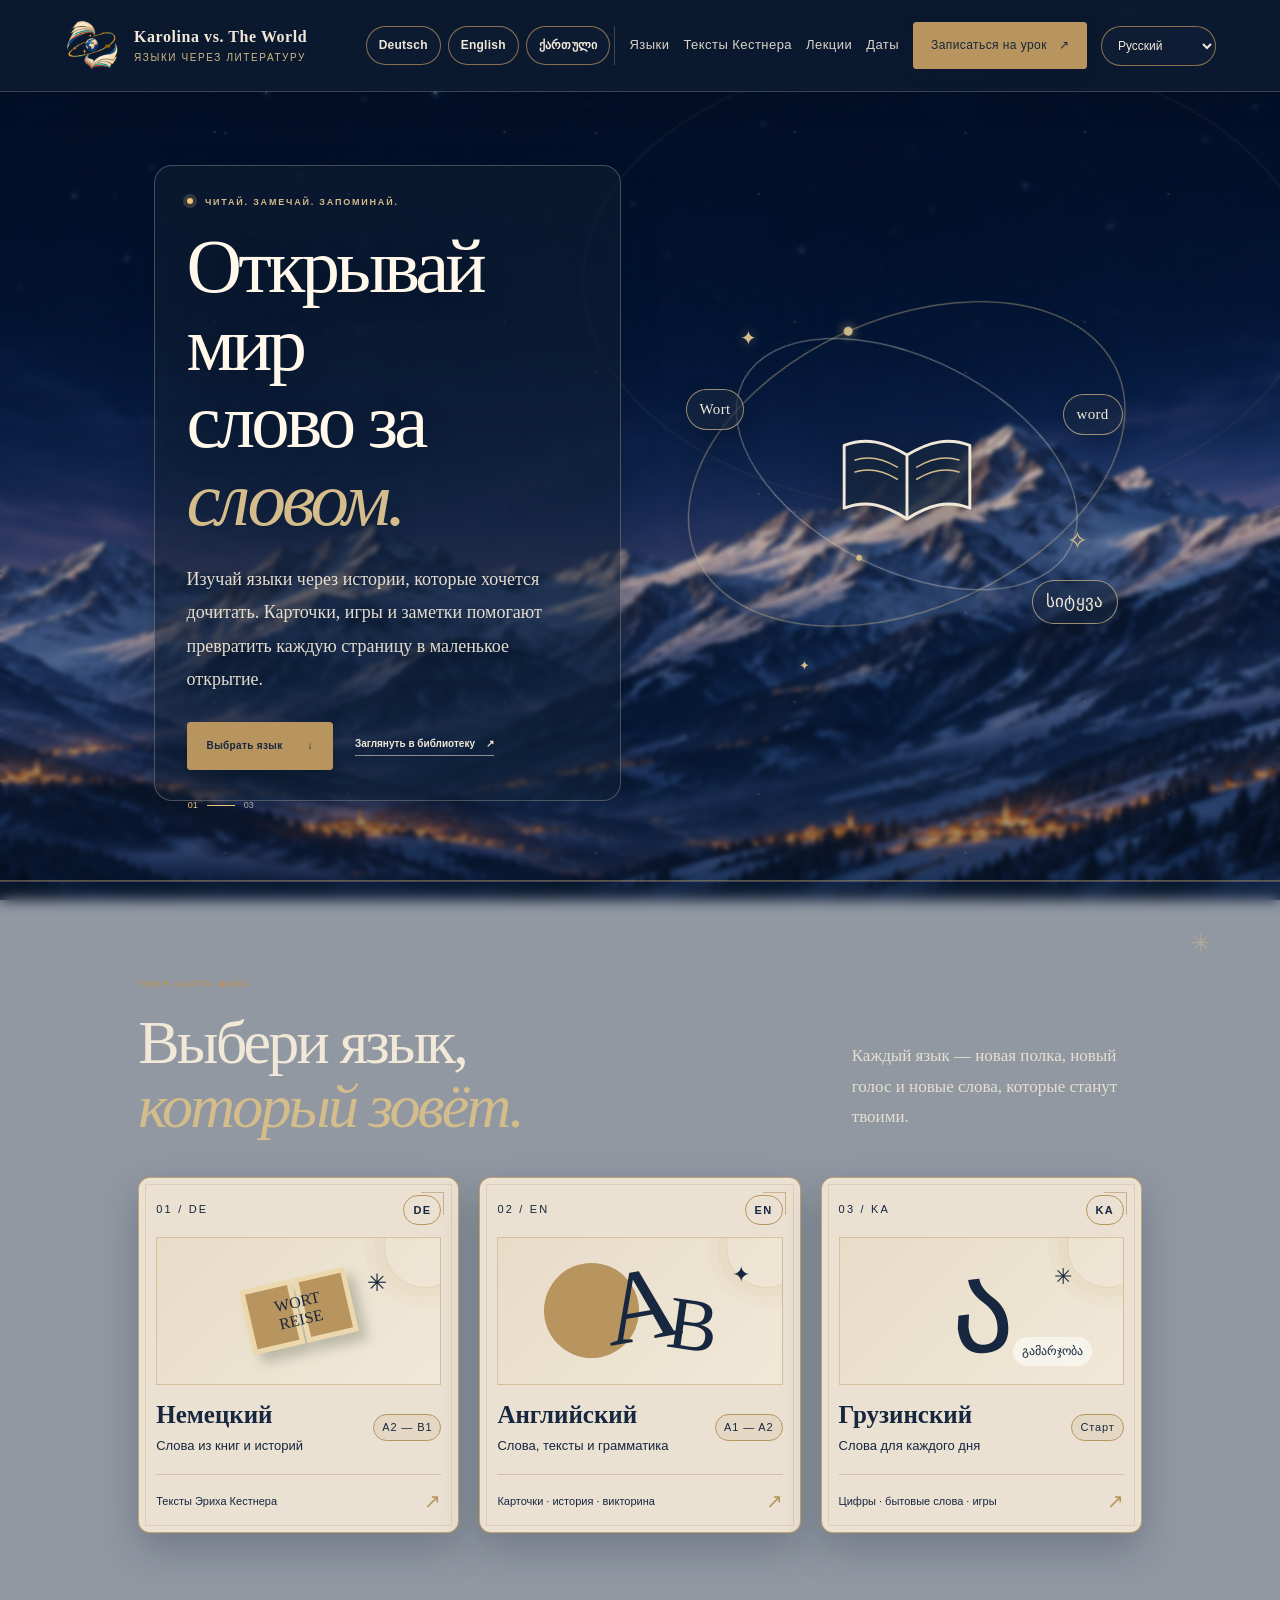
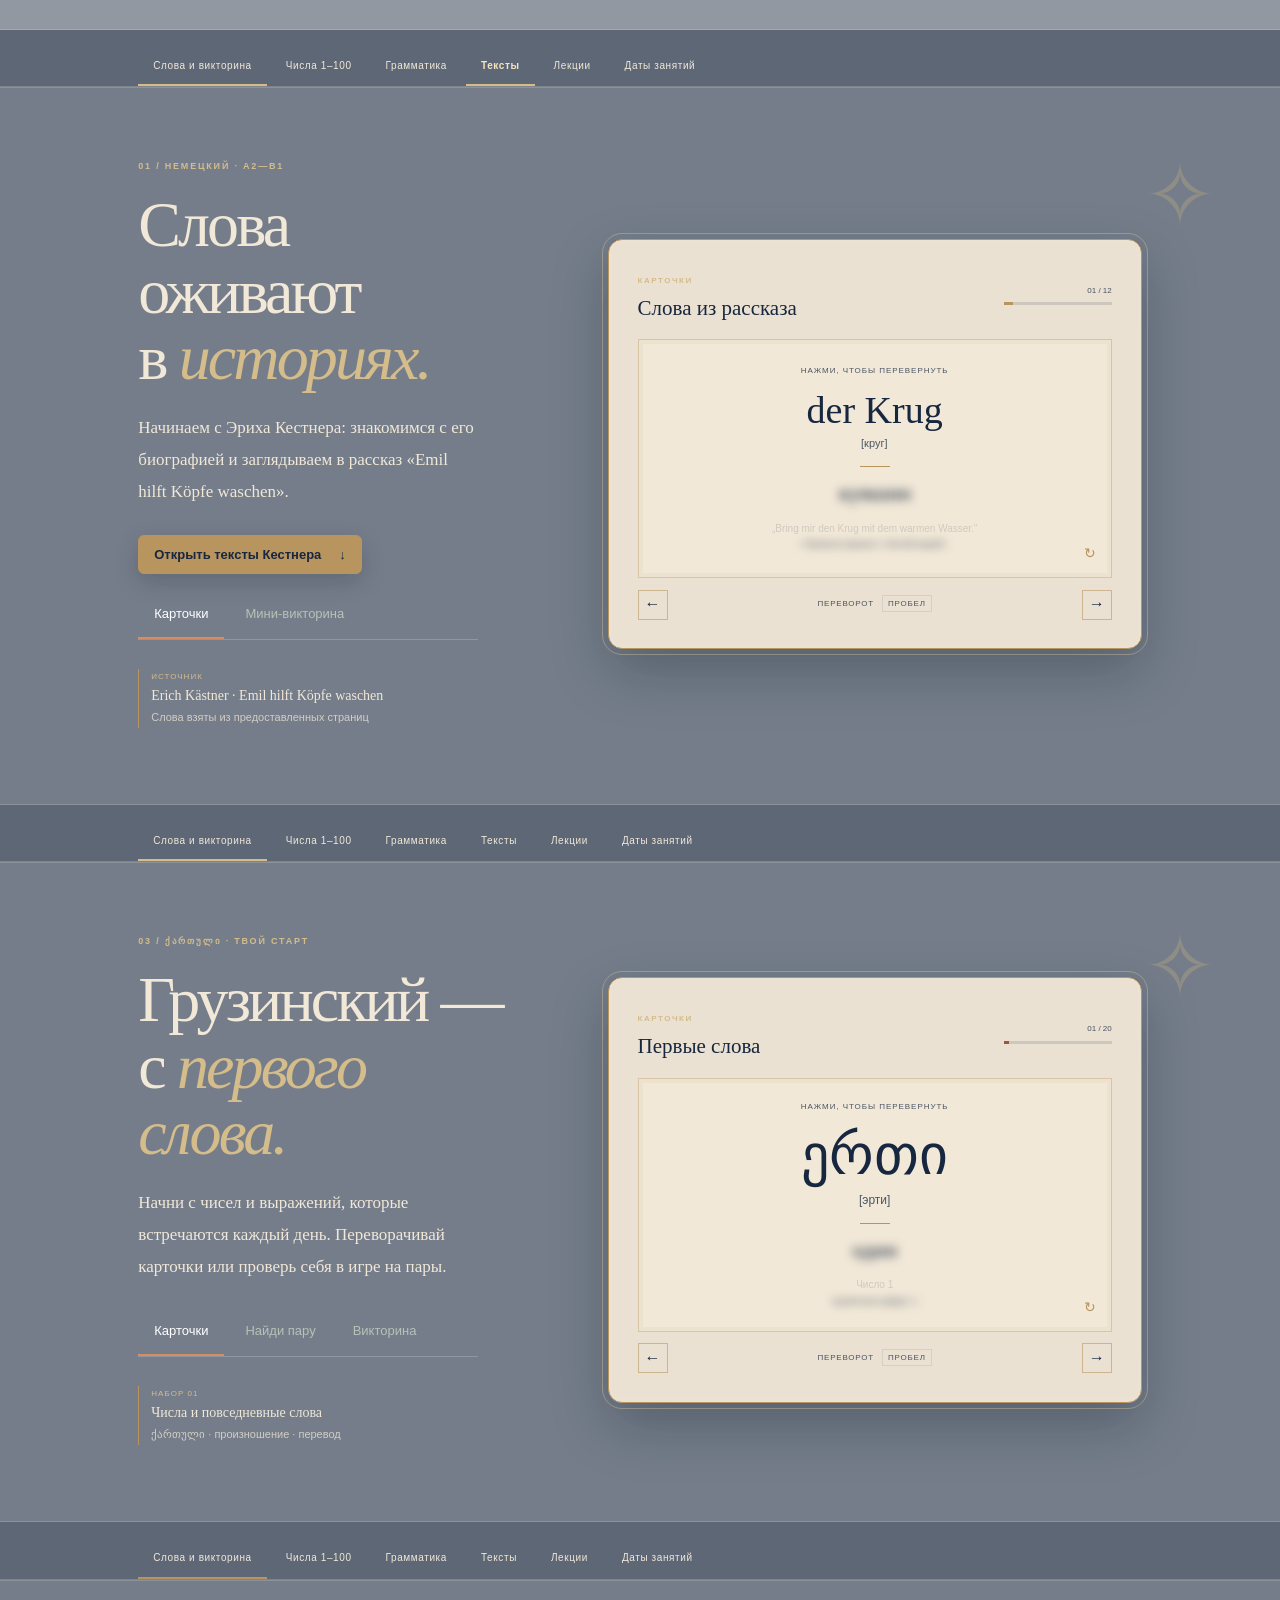
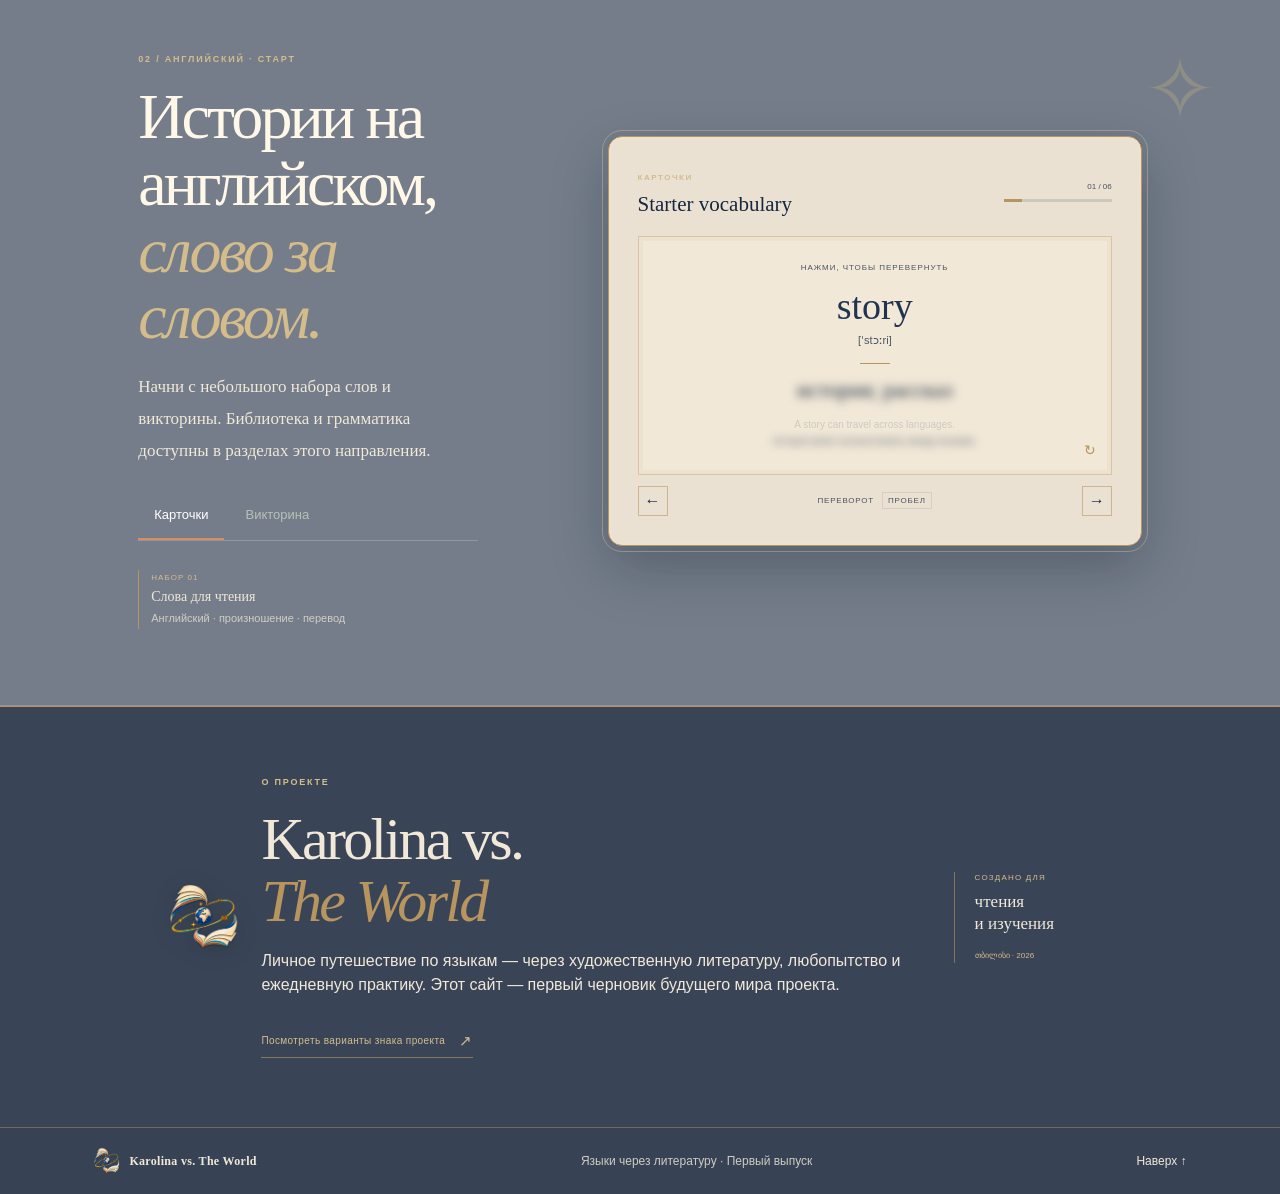
<file: Karolina_vs_The_World_GitHub/index.html>
<!doctype html>
<html lang="ru">
<head>
  <meta charset="utf-8">
  <meta name="viewport" content="width=device-width, initial-scale=1">
  <meta name="theme-color" content="#efe7d8">
  <meta name="description" content="Karolina vs. The World — языки через литературу, карточки и маленькие ежедневные открытия.">
  <title>Karolina vs. The World — языки через литературу</title>
  <link rel="icon" type="image/png" href="assets/logo-selected.png">
  <link rel="stylesheet" href="styles.css">
  <link rel="stylesheet" href="site-ui.css">
  <link rel="stylesheet" href="brand-refresh.css">
  <link rel="stylesheet" href="brand-layers.css">
  <script src="content.js" defer></script>
  <script src="i18n.js" defer></script>
  <script src="translation-content.js" defer></script>
  <script src="reader-text.js" defer></script>
  <script src="reader-quiz.js" defer></script>
  <script src="app.js" defer></script>
</head>
<body>
  <a class="skip-link" href="#main">Перейти к содержанию</a>
  <header class="site-header">
    <a class="brand" href="#home" aria-label="Karolina vs. The World — на главную">
      <img class="brand-emblem" src="assets/logo-selected.png" alt="">
      <span class="brand-copy"><strong>Karolina vs. The World</strong><small>языки через литературу</small></span>
    </a>
    <button class="menu-toggle" aria-expanded="false" aria-controls="site-nav">Меню <span aria-hidden="true">☰</span></button>
    <nav id="site-nav" class="site-nav" aria-label="Главная навигация">
      <div class="nav-language-links" aria-label="Выбрать направление"><a href="#german" lang="de">Deutsch</a><a href="#english" lang="en">English</a><a href="#georgian" lang="ka">ქართული</a></div>
      <a href="#languages">Языки</a><a href="#de-library">Тексты Кестнера</a><a href="#de-lectures">Лекции</a><a href="#de-schedule">Даты</a>
      <button class="nav-cta" type="button" data-booking-open>Записаться на урок <span aria-hidden="true">↗</span></button>
      <label class="language-picker"><span class="visually-hidden">Язык интерфейса</span><select id="site-language" aria-label="Язык интерфейса"><option value="ru">Русский</option><option value="en">English</option><option value="de">Deutsch</option><option value="ka">ქართული</option><option value="he">עברית</option></select></label>
    </nav>
  </header>
  <main id="main">
    <section class="hero" id="home">
      <div class="hero-copy">
        <p class="eyebrow"><span class="eyebrow-dot"></span> Читай. Замечай. Запоминай.</p>
        <h1>Открывай мир<br>слово за <em>словом.</em></h1>
        <p class="hero-text">Изучай языки через истории, которые хочется дочитать. Карточки, игры и заметки помогают превратить каждую страницу в маленькое открытие.</p>
        <div class="hero-actions"><a class="button button-dark" href="#languages">Выбрать язык <span>↓</span></a><a class="text-link" href="#de-library">Заглянуть в библиотеку <span>↗</span></a></div>
        <div class="hero-note"><span class="note-icon">✎</span><span><strong>Твоё путешествие начинается здесь</strong><small>Небольшие уроки. Большие истории.</small></span></div>
      </div>
      <div class="hero-art" role="img" aria-label="Слова на немецком, английском и грузинском языках образуют орбиту вокруг раскрытой книги под звёздами">
        <div class="language-orbit orbit-outer" aria-hidden="true"></div><div class="language-orbit orbit-inner" aria-hidden="true"></div>
        <span class="orbit-star star-one" aria-hidden="true">✦</span><span class="orbit-star star-two" aria-hidden="true">✧</span><span class="orbit-star star-three" aria-hidden="true">✦</span>
        <span class="orbit-word word-de" lang="de">Wort</span><span class="orbit-word word-en" lang="en">word</span><span class="orbit-word word-ka" lang="ka">სიტყვა</span>
        <svg class="orbit-book" viewBox="0 0 120 88" aria-hidden="true"><path d="M8 17c18-7 34-3 52 8v53C42 66 26 62 8 69zM112 17c-18-7-34-3-52 8v53c18-12 34-16 52-9z"/><path d="M17 29c13-4 25 0 35 6M17 39c13-4 25 0 35 6m51-16c-13-4-25 0-35 6m35 4c-13-4-25 0-35 6"/></svg>
      </div>
      <div class="hero-index"><span>01</span><i></i><span>03</span></div>
    </section>
    <section class="section languages-section" id="languages">
      <div class="section-heading"><div><p class="eyebrow">Твоя карта мира</p><h2>Выбери язык,<br><em>который зовёт.</em></h2></div><p>Каждый язык — новая полка, новый голос и новые слова, которые станут твоими.</p></div>
      <div class="language-grid">
        <article class="language-card card-german"><div class="card-top"><span class="language-code">01 / DE</span><span class="language-monogram" lang="de">DE</span></div><div class="language-illustration german-illo"><span class="illo-star">✳</span><div class="illo-book"><i></i><i></i></div><span class="illo-word">WORT<br>REISE</span></div><div class="language-info"><div><h3>Немецкий</h3><p>Слова из книг и историй</p></div><span class="level-pill">A2 — B1</span></div><div class="card-bottom"><span>Тексты Эриха Кестнера</span><a href="#german" aria-label="Открыть немецкий">↗</a></div></article>
        <article class="language-card card-english"><div class="card-top"><span class="language-code">02 / EN</span><span class="language-monogram" lang="en">EN</span></div><div class="language-illustration english-illo"><span class="illo-sun"></span><span class="illo-letter">A</span><span class="illo-letter second">B</span><span class="illo-spark">✦</span></div><div class="language-info"><div><h3>Английский</h3><p>Слова, тексты и грамматика</p></div><span class="level-pill">A1 — A2</span></div><div class="card-bottom"><span>Карточки · история · викторина</span><a href="#english" aria-label="Открыть раздел английского">↗</a></div></article>
        <article class="language-card card-georgian"><div class="card-top"><span class="language-code">03 / KA</span><span class="language-monogram" lang="ka">KA</span></div><div class="language-illustration georgian-illo"><span class="georgian-big">ა</span><span class="georgian-small">გამარჯობა</span><span class="georgian-spark">✳</span></div><div class="language-info"><div><h3>Грузинский</h3><p>Слова для каждого дня</p></div><span class="level-pill">Старт</span></div><div class="card-bottom"><span>Цифры · бытовые слова · игры</span><a href="#georgian" aria-label="Открыть грузинский">↗</a></div></article>
      </div>
    </section>
    <section class="study-section" id="german">
      <div class="study-intro"><p class="eyebrow light-eyebrow">01 / Немецкий · A2—B1</p><h2>Слова оживают<br>в <em>историях.</em></h2><p>Начинаем с Эриха Кестнера: знакомимся с его биографией и заглядываем в рассказ «Emil hilft Köpfe waschen».</p><a class="text-link reader-entry-link" href="#de-library">Открыть тексты Кестнера <span aria-hidden="true">↓</span></a><div class="study-tabs" role="tablist" aria-label="Режим изучения немецкого"><button class="tab-button active" id="tab-cards" role="tab" aria-selected="true" aria-controls="german-panel" data-mode="cards">Карточки</button><button class="tab-button" id="tab-quiz" role="tab" aria-selected="false" aria-controls="german-panel" data-mode="quiz">Мини-викторина</button></div><div class="text-source"><span>ИСТОЧНИК</span><strong>Erich Kästner · Emil hilft Köpfe waschen</strong><small>Слова взяты из предоставленных страниц</small></div></div>
      <div class="study-workspace" id="german-panel" role="tabpanel" aria-labelledby="tab-cards">
        <div class="workspace-top"><div><span class="mini-label" id="german-mode-label">КАРТОЧКИ</span><h3 id="german-session-title">Слова из рассказа</h3></div><div class="progress-wrap"><span id="german-count">01 / 08</span><div class="progress-track"><i id="german-progress"></i></div></div></div>
        <div class="flashcard-wrap" id="german-card-wrap"><button class="flashcard" id="german-card" aria-label="Открыть перевод карточки"><span class="card-hint">НАЖМИ, ЧТОБЫ ПЕРЕВЕРНУТЬ</span><span class="card-word" id="german-word">der Krug</span><span class="card-pronunciation" id="german-pronunciation">[круг]</span><span class="card-divider"></span><span class="card-answer" id="german-answer" aria-live="polite">кувшин</span><span class="card-example" id="german-example">„Bring mir den Krug mit dem warmen Wasser.“</span><span class="card-example-translation" id="german-example-translation">«Принеси кувшин с тёплой водой».</span><span class="card-turn" aria-hidden="true">↻</span></button></div>
        <div class="quiz-area" id="german-quiz" hidden><p class="quiz-question" id="german-question"></p><div class="quiz-options" id="german-options"></div><p class="quiz-feedback" id="german-feedback" aria-live="polite"></p></div>
        <div class="workspace-controls" id="german-card-controls"><button class="icon-button" id="german-prev" aria-label="Предыдущая карточка">←</button><span class="keyboard-hint">ПЕРЕВОРОТ <kbd>ПРОБЕЛ</kbd></span><button class="icon-button" id="german-next" aria-label="Следующая карточка">→</button></div>
        <div class="workspace-controls quiz-controls" id="german-quiz-controls" hidden><span class="quiz-score" id="german-score">Верно: 0</span><button class="button button-dark" id="german-next-question">Следующий вопрос <span>→</span></button></div>
      </div>
    </section>
    <section class="study-section georgian-section" id="georgian">
      <div class="study-intro georgian-intro"><p class="eyebrow light-eyebrow">03 / ქართული · Твой старт</p><h2>Грузинский —<br>с <em>первого слова.</em></h2><p>Начни с чисел и выражений, которые встречаются каждый день. Переворачивай карточки или проверь себя в игре на пары.</p><div class="study-tabs" role="tablist" aria-label="Режим изучения грузинского"><button class="tab-button active" id="tab-ka-cards" role="tab" aria-selected="true" aria-controls="georgian-panel" data-mode="cards">Карточки</button><button class="tab-button" id="tab-match" role="tab" aria-selected="false" aria-controls="georgian-panel" data-mode="match">Найди пару</button><button class="tab-button" id="tab-ka-quiz" role="tab" aria-selected="false" aria-controls="georgian-panel" data-mode="quiz">Викторина</button></div><div class="text-source"><span>НАБОР 01</span><strong>Числа и повседневные слова</strong><small>ქართული · произношение · перевод</small></div></div>
      <div class="study-workspace georgian-workspace" id="georgian-panel" role="tabpanel" aria-labelledby="tab-ka-cards">
        <div class="workspace-top"><div><span class="mini-label" id="ka-mode-label">КАРТОЧКИ</span><h3 id="ka-session-title">Первые слова</h3></div><div class="progress-wrap"><span id="ka-count">01 / 12</span><div class="progress-track"><i id="ka-progress"></i></div></div></div>
        <div class="flashcard-wrap" id="ka-card-wrap"><button class="flashcard ka-flashcard" id="ka-card" aria-label="Открыть перевод карточки"><span class="card-hint">НАЖМИ, ЧТОБЫ ПЕРЕВЕРНУТЬ</span><span class="card-word" id="ka-word">ერთი</span><span class="card-pronunciation" id="ka-pronunciation">[эрти]</span><span class="card-divider"></span><span class="card-answer" id="ka-answer">один</span><span class="card-example" id="ka-example">Число 1</span><span class="card-example-translation" id="ka-example-translation">грузинская цифра: 1</span><span class="card-turn" aria-hidden="true">↻</span></button></div>
        <div class="match-area" id="ka-match" hidden><p class="quiz-question">Соедини слово с переводом</p><div class="match-grid" id="ka-match-grid"></div><p class="quiz-feedback" id="ka-match-feedback" aria-live="polite"></p></div>
        <div class="quiz-area" id="ka-quiz" hidden><p class="quiz-question" id="ka-question"></p><div class="quiz-options" id="ka-options"></div><p class="quiz-feedback" id="ka-feedback" aria-live="polite"></p></div>
        <div class="workspace-controls" id="ka-card-controls"><button class="icon-button" id="ka-prev" aria-label="Предыдущая карточка">←</button><span class="keyboard-hint">ПЕРЕВОРОТ <kbd>ПРОБЕЛ</kbd></span><button class="icon-button" id="ka-next" aria-label="Следующая карточка">→</button></div>
        <div class="workspace-controls" id="ka-match-controls" hidden><button class="button button-dark" id="ka-new-match">Новая подборка <span>↻</span></button></div>
        <div class="workspace-controls quiz-controls" id="ka-quiz-controls" hidden><span class="quiz-score" id="ka-score">Верно: 0</span><button class="button button-dark" id="ka-next-question">Следующий вопрос <span>→</span></button></div>
      </div>
    </section>
    <section class="study-section english-study-section" id="english">
      <div class="study-intro english-study-intro"><p class="eyebrow light-eyebrow">02 / Английский · Старт</p><h2>Истории на английском,<br><em>слово за словом.</em></h2><p>Начни с небольшого набора слов и викторины. Библиотека и грамматика доступны в разделах этого направления.</p><div class="study-tabs" role="tablist" aria-label="Режим изучения английского"><button class="tab-button active" id="tab-en-cards" role="tab" aria-selected="true" aria-controls="english-panel" data-mode="cards">Карточки</button><button class="tab-button" id="tab-en-quiz" role="tab" aria-selected="false" aria-controls="english-panel" data-mode="quiz">Викторина</button></div><div class="text-source"><span>НАБОР 01</span><strong>Слова для чтения</strong><small>Английский · произношение · перевод</small></div></div>
      <div class="study-workspace english-workspace" id="english-panel" role="tabpanel" aria-labelledby="tab-en-cards">
        <div class="workspace-top"><div><span class="mini-label" id="en-mode-label">КАРТОЧКИ</span><h3 id="en-session-title">Слова для чтения</h3></div><div class="progress-wrap"><span id="en-count">01 / 06</span><div class="progress-track"><i id="en-progress"></i></div></div></div>
        <div class="flashcard-wrap" id="en-card-wrap"><button class="flashcard" id="en-card" aria-label="Открыть перевод карточки"><span class="card-hint">НАЖМИ, ЧТОБЫ ПЕРЕВЕРНУТЬ</span><span class="card-word" id="en-word">story</span><span class="card-pronunciation" id="en-pronunciation">[ˈstɔːri]</span><span class="card-divider"></span><span class="card-answer" id="en-answer" aria-live="polite">история</span><span class="card-example" id="en-example">A story can travel across languages.</span><span class="card-example-translation" id="en-example-translation">История может путешествовать между языками.</span><span class="card-turn" aria-hidden="true">↻</span></button></div>
        <div class="quiz-area" id="en-quiz" hidden><p class="quiz-question" id="en-question"></p><div class="quiz-options" id="en-options"></div><p class="quiz-feedback" id="en-feedback" aria-live="polite"></p></div>
        <div class="workspace-controls" id="en-card-controls"><button class="icon-button" id="en-prev" aria-label="Предыдущая карточка">←</button><span class="keyboard-hint">ПЕРЕВОРОТ <kbd>ПРОБЕЛ</kbd></span><button class="icon-button" id="en-next" aria-label="Следующая карточка">→</button></div>
        <div class="workspace-controls quiz-controls" id="en-quiz-controls" hidden><span class="quiz-score" id="en-score">Верно: 0</span><button class="button button-dark" id="en-next-question">Следующий вопрос <span>→</span></button></div>
      </div>
    </section>
    <section class="about-section" id="about"><img class="about-emblem" src="assets/logo-selected.png" alt=""><div><p class="eyebrow light-eyebrow">О проекте</p><h2>Karolina vs.<br><em>The World</em></h2><p>Личное путешествие по языкам — через художественную литературу, любопытство и ежедневную практику. Этот сайт — первый черновик будущего мира проекта.</p><a class="brand-options-link" href="logo-options.html">Посмотреть варианты знака проекта <span>↗</span></a></div><div class="about-side"><span>СОЗДАНО ДЛЯ</span><strong>чтения<br>и изучения</strong><i>თბილისი · 2026</i></div></section>
  </main>
  <footer class="site-footer"><a class="footer-brand" href="#home"><img src="assets/logo-selected.png" alt="">Karolina vs. The World</a><span>Языки через литературу · Первый выпуск</span><a href="#home">Наверх ↑</a></footer>
</body>
</html>
</file>
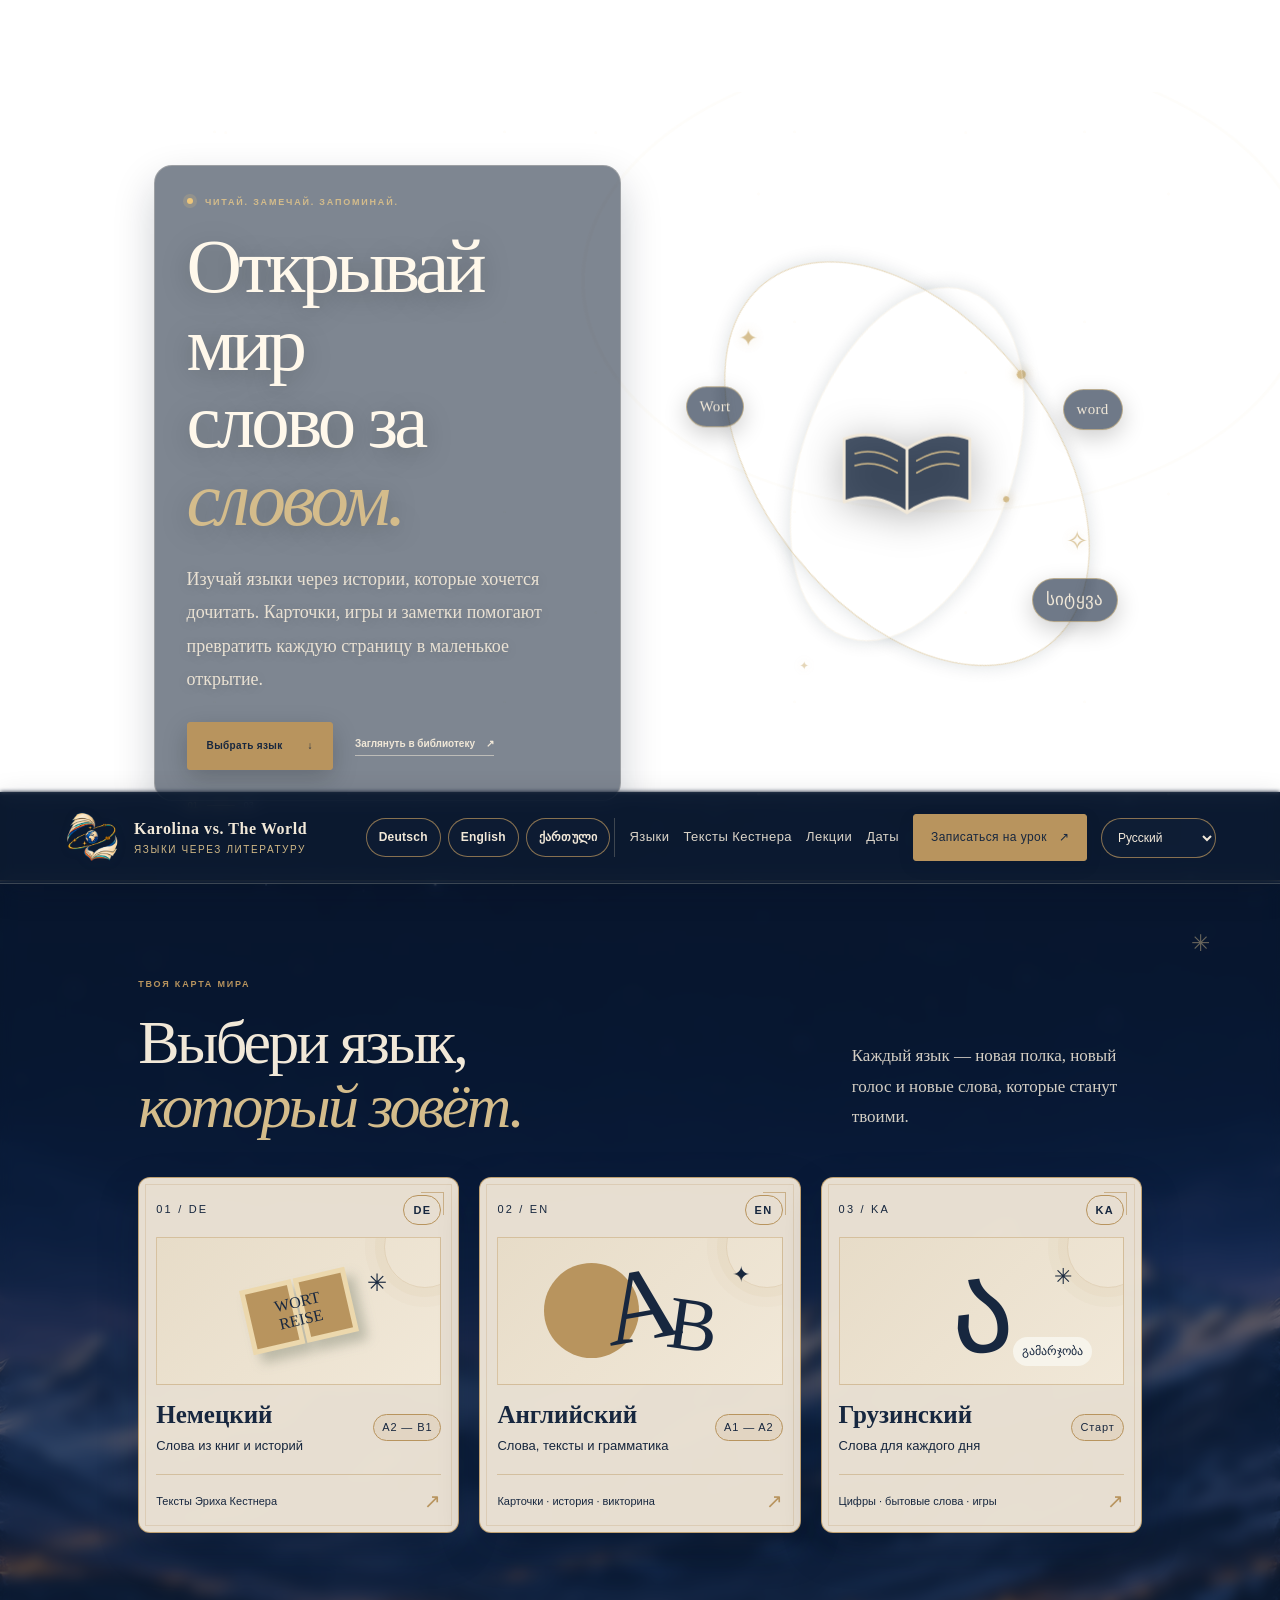
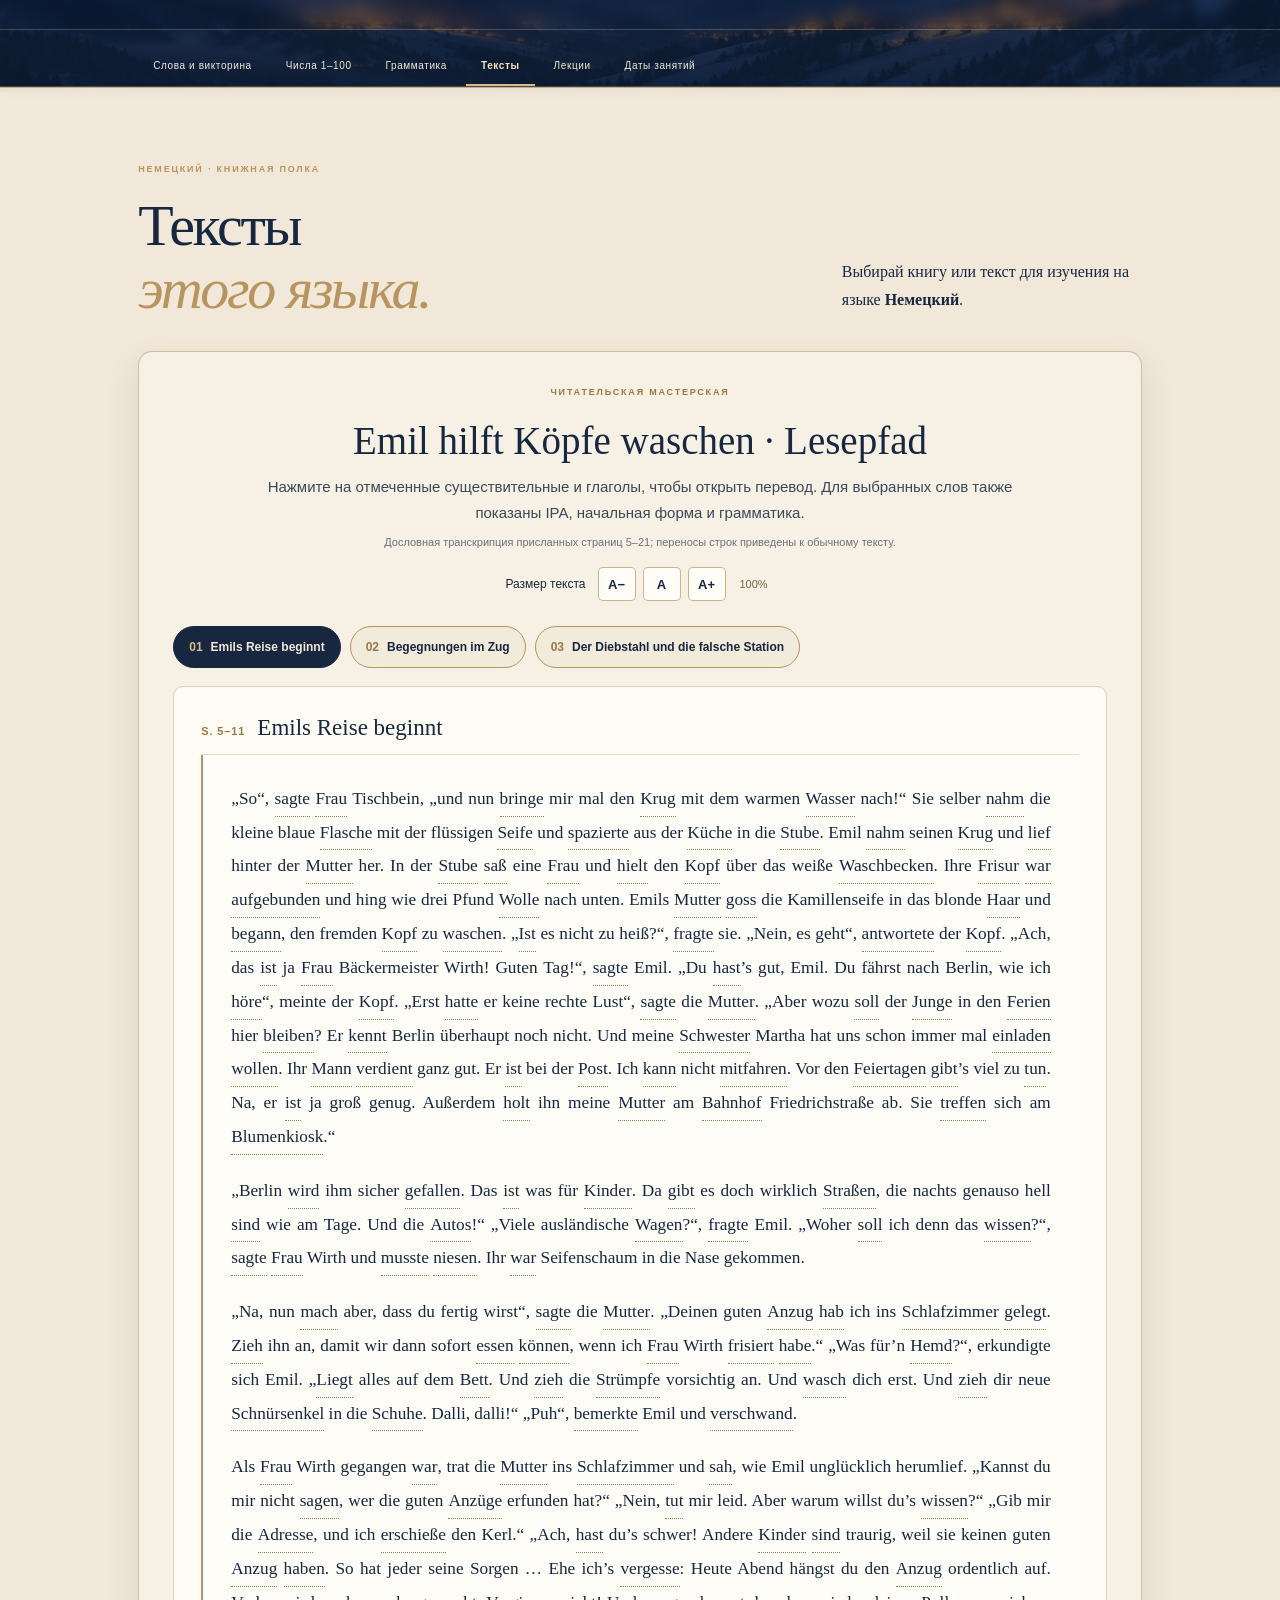
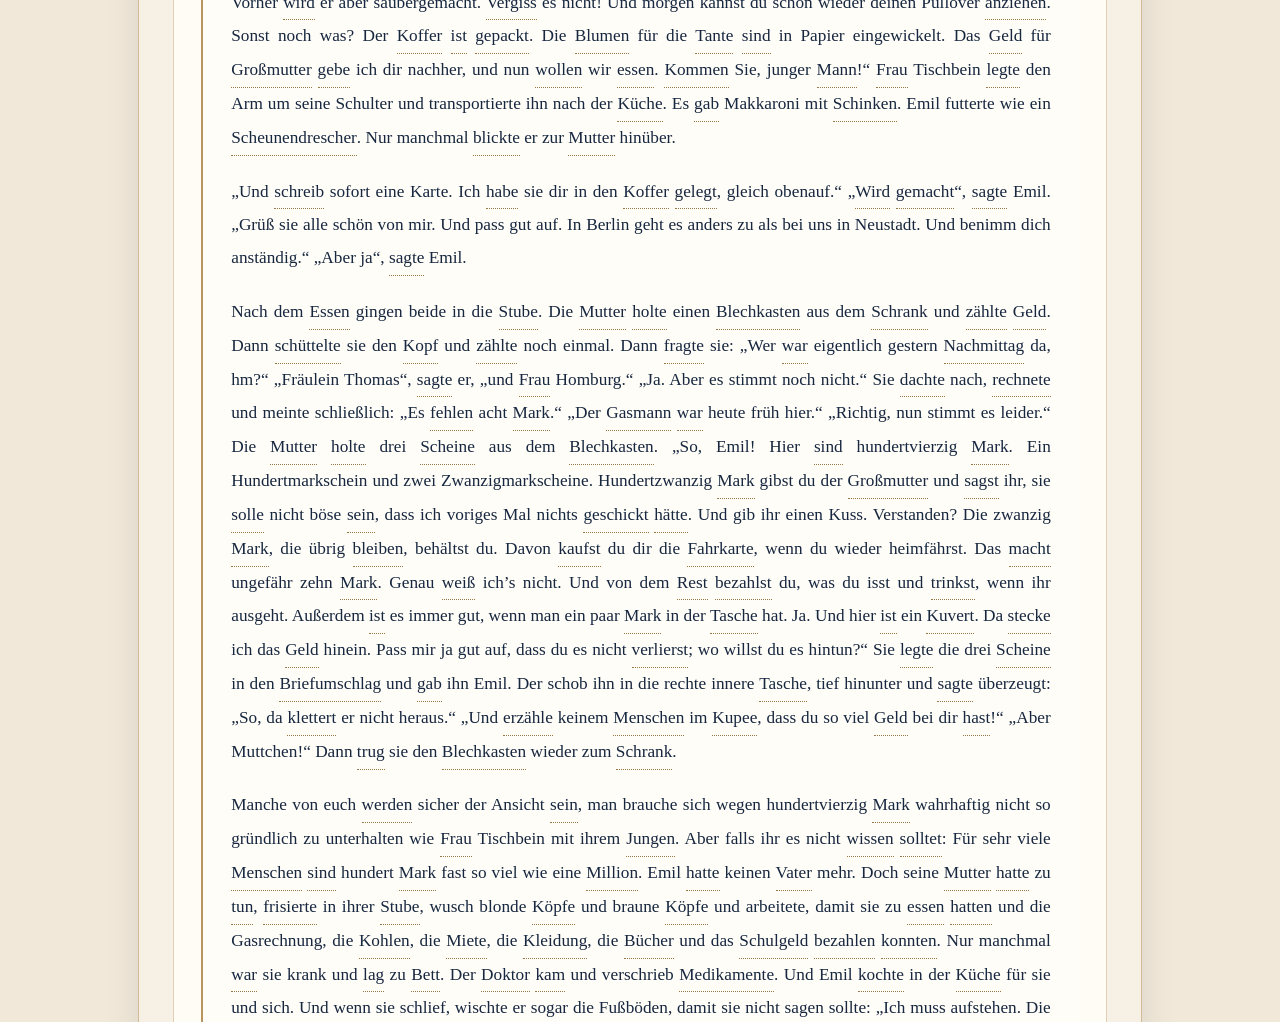
<file: Karolina_vs_The_World_GitHub/Emil_hilft_Kopfe_waschen.html>
<!doctype html><html lang="en"><meta charset="utf-8"><meta http-equiv="refresh" content="0;url=index.html#de-library"><title>KÃ¤stner Reader</title><body><a href="index.html#de-library">Open the KÃ¤stner reader</a></body></html>
</file>
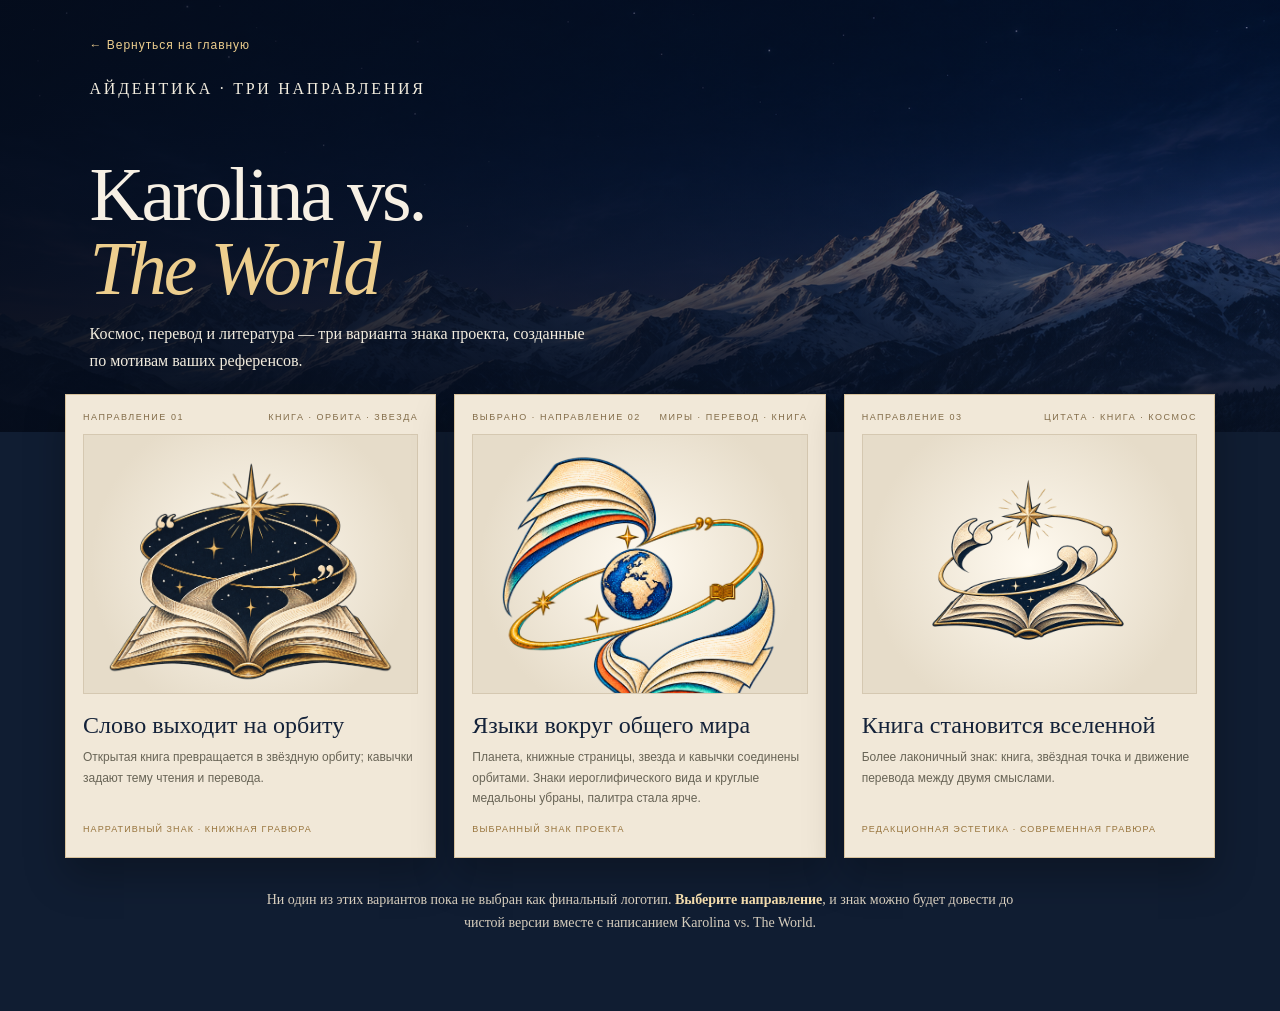
<file: Karolina_vs_The_World_GitHub/logo-options.html>
<!doctype html>
<html lang="ru">
<head>
  <meta charset="utf-8">
  <meta name="viewport" content="width=device-width, initial-scale=1">
  <meta name="theme-color" content="#101d32">
  <title>Варианты знака · Karolina vs. The World</title>
  <style>
    :root{color-scheme:light;--ink:#142239;--gold:#bd9655;--paper:#f1e8d8;--serif:Georgia,"Times New Roman",serif;--sans:"Trebuchet MS",Arial,sans-serif}
    *{box-sizing:border-box}body{margin:0;background:#101d32;color:#f7f0e4;font-family:var(--sans)}
    .masthead{min-height:48vh;padding:38px clamp(24px,7vw,110px) 58px;background:linear-gradient(90deg,rgba(5,12,26,.86),rgba(8,18,36,.3)),linear-gradient(0deg,rgba(8,17,34,.86),transparent 60%),url("assets/night-mountains-background.png") center 52%/cover;display:flex;flex-direction:column;justify-content:space-between}
    .back{color:#edce8e;text-decoration:none;font-size:12px;letter-spacing:.08em}.back:hover{text-decoration:underline}
    h1{font:500 clamp(38px,7vw,76px)/.98 var(--serif);letter-spacing:-.04em;max-width:800px;margin:55px 0 14px}h1 em{font-weight:400;color:#edce8e}
    .masthead p{max-width:500px;color:#f3eddf;font:16px/1.7 var(--serif);margin:0}
    main{max-width:1200px;margin:-38px auto 0;padding:0 25px 76px;position:relative}
    .options{display:grid;grid-template-columns:repeat(3,minmax(0,1fr));gap:18px}
    article{background:var(--paper);color:#252b31;border:1px solid rgba(200,170,118,.6);box-shadow:0 18px 38px rgba(0,0,0,.26);padding:17px 17px 23px;display:flex;flex-direction:column;min-width:0}
    .concept{display:flex;align-items:center;justify-content:space-between;color:#826c49;font-size:9px;letter-spacing:.17em;text-transform:uppercase}
    .preview{height:260px;margin:12px 0 18px;border:1px solid #d5c8b1;background:radial-gradient(circle at 50% 50%,#fffaf0,#e6dcc9 76%);display:grid;place-items:center;overflow:hidden}
    .preview img{display:block;width:100%;height:100%;object-fit:contain;padding:13px}
    h2{font:500 24px/1.1 var(--serif);color:var(--ink);margin:0 0 9px}article p{font-size:12px;line-height:1.7;color:#686456;margin:0}
    .meaning{margin-top:auto;padding-top:15px;color:#98753e;font-size:9px;letter-spacing:.12em;text-transform:uppercase}
    .note{max-width:760px;margin:30px auto 0;text-align:center;color:#d6cdbd;font:14px/1.7 var(--serif)}.note strong{color:#f2dbac}
    @media(max-width:850px){.options{grid-template-columns:1fr 1fr}.masthead{min-height:42vh}}
    @media(max-width:560px){.options{grid-template-columns:1fr}.preview{height:265px}.masthead{min-height:38vh;padding-bottom:50px}main{padding-inline:17px}.note{font-size:13px}}
  </style>
</head>
<body>
  <header class="masthead"><a class="back" href="index.html">← Вернуться на главную</a><div><p class="concept">Айдентика · три направления</p><h1>Karolina vs.<br><em>The World</em></h1><p>Космос, перевод и литература — три варианта знака проекта, созданные по мотивам ваших референсов.</p></div></header>
  <main><section class="options" aria-label="Варианты логотипа">
    <article><div class="concept"><span>Направление 01</span><span>Книга · орбита · звезда</span></div><div class="preview"><img src="assets/logo-option-c-book-orbit.png" alt="Книга становится орбитой, над ней сияет звезда, а по орбите идут кавычки"></div><h2>Слово выходит на орбиту</h2><p>Открытая книга превращается в звёздную орбиту; кавычки задают тему чтения и перевода.</p><span class="meaning">Нарративный знак · книжная гравюра</span></article>
    <article><div class="concept"><span>Выбрано · направление 02</span><span>Миры · перевод · книга</span></div><div class="preview"><img src="assets/logo-selected.png" alt="Стилизованные страницы книги и планета на орбите; кавычки, открытая книга и звезда без буквенных символов"></div><h2>Языки вокруг общего мира</h2><p>Планета, книжные страницы, звезда и кавычки соединены орбитами. Знаки иероглифического вида и круглые медальоны убраны, палитра стала ярче.</p><span class="meaning">Выбранный знак проекта</span></article>
    <article><div class="concept"><span>Направление 03</span><span>Цитата · книга · космос</span></div><div class="preview"><img src="assets/logo-option-e-quotation-orbit.png" alt="Раскрытая книга под орбитой, составленной из книжных и цитатных форм"></div><h2>Книга становится вселенной</h2><p>Более лаконичный знак: книга, звёздная точка и движение перевода между двумя смыслами.</p><span class="meaning">Редакционная эстетика · современная гравюра</span></article>
  </section><p class="note">Ни один из этих вариантов пока не выбран как финальный логотип. <strong>Выберите направление</strong>, и знак можно будет довести до чистой версии вместе с написанием Karolina vs. The World.</p></main>
</body>
</html>
</file>
<file: Karolina_vs_The_World_GitHub/styles.css>
:root{--paper:#f5f1e8;--paper-deep:#ebe5d9;--ink:#20251f;--muted:#777970;--green:#314a3d;--orange:#c8754f;--line:#dcd7cb;--serif:'Playfair Display',Georgia,serif;--sans:'DM Sans',Arial,sans-serif}*{box-sizing:border-box}html{scroll-behavior:smooth;scroll-padding-top:84px}body{margin:0;background:var(--paper);color:var(--ink);font-family:var(--sans);font-size:15px;line-height:1.55}button,a{-webkit-tap-highlight-color:transparent}a{color:inherit;text-decoration:none}button{font:inherit}.skip-link{position:absolute;left:1rem;top:-4rem;background:var(--ink);color:white;padding:.7rem 1rem;z-index:99}.skip-link:focus{top:1rem}.site-header{height:84px;padding:0 7.3%;display:flex;align-items:center;justify-content:space-between;border-bottom:1px solid rgba(55,60,50,.12);position:sticky;top:0;background:rgba(245,241,232,.94);backdrop-filter:blur(12px);z-index:20}.brand{display:flex;align-items:center;gap:12px}.brand-mark,.about-mark{width:38px;height:38px;display:grid;place-items:center;border:1px solid var(--green);border-radius:50%;font-family:var(--serif);font-size:23px;color:var(--green);position:relative}.brand-mark span,.about-mark span{font-family:var(--sans);font-size:10px;color:var(--orange);position:absolute;right:-4px;top:-4px}.brand-copy{display:flex;flex-direction:column;line-height:1.3}.brand-copy strong{font-size:12px;letter-spacing:.02em}.brand-copy small{font-size:10px;color:var(--muted);margin-top:3px}.site-nav{display:flex;gap:35px;align-items:center;font-size:12px}.site-nav>a:not(.nav-cta){color:#575b54}.site-nav>a:hover,.text-link:hover{color:var(--orange)}.nav-cta{background:var(--green);color:white;padding:12px 17px;border-radius:3px}.nav-cta span{padding-left:8px}.menu-toggle{display:none}.hero{min-height:590px;padding:74px 11% 72px 13%;position:relative;display:grid;grid-template-columns:1fr 1fr;align-items:center;gap:5%}.hero-copy{max-width:510px;z-index:2}.eyebrow{font-size:10px;letter-spacing:.17em;text-transform:uppercase;font-weight:700;color:var(--orange);margin:0 0 18px}.eyebrow-dot{display:inline-block;width:6px;height:6px;border-radius:50%;background:var(--orange);margin:0 8px 1px 0}.hero h1,.section-heading h2,.study-intro h2,.english-copy h2,.about-section h2{font-family:var(--serif);font-size:clamp(48px,6vw,77px);font-weight:500;line-height:1.04;letter-spacing:-.045em;margin:0}.hero h1 em,.section-heading h2 em,.study-intro h2 em,.english-copy h2 em,.about-section h2 em{color:var(--orange);font-weight:500}.hero-text{color:#676a62;max-width:390px;font-size:14px;line-height:1.8;margin:23px 0 27px}.hero-actions{display:flex;align-items:center;gap:25px}.button{border:0;cursor:pointer;display:inline-flex;gap:25px;align-items:center;padding:14px 18px;font-weight:600;font-size:11px;border-radius:3px}.button-dark{background:var(--green);color:#fff}.button-dark:hover{background:#24392e}.text-link{font-size:11px;font-weight:600;border-bottom:1px solid #bcb9af;padding-bottom:3px}.text-link span{padding-left:8px}.hero-note{display:flex;gap:12px;align-items:center;margin-top:48px}.note-icon{width:33px;height:33px;border:1px solid #c8c5ba;color:var(--orange);display:grid;place-items:center;border-radius:50%;font-size:17px}.hero-note span:last-child{display:flex;flex-direction:column}.hero-note strong{font-size:10px}.hero-note small{font-size:10px;color:var(--muted)}.hero-art{height:400px;position:relative;display:grid;place-items:center;overflow:hidden}.sun-disc{position:absolute;width:290px;height:290px;border-radius:50%;background:#e6b789;top:25px;left:50%;transform:translateX(-50%)}.orbit{position:absolute;border:1px solid rgba(71,71,58,.27);border-radius:50%;width:390px;height:300px;transform:rotate(-25deg)}.orbit-two{width:340px;height:390px;transform:rotate(36deg)}.book{position:absolute;box-shadow:13px 18px 25px rgba(39,38,31,.14);display:flex;align-items:center;justify-content:center;text-align:center;font-family:var(--serif);line-height:1.25}.book-back{height:185px;width:119px;background:#526758;transform:rotate(13deg) translate(-75px,16px);color:#f1e4c6;font-size:18px}.book-mid{height:208px;width:132px;background:#c8754f;transform:rotate(-9deg) translate(21px,0);color:#f8e8d1;font-size:15px}.book-front{height:220px;width:140px;background:#e8d7b3;transform:rotate(5deg) translate(72px,23px);color:#33473a;font-size:19px}.book-front i{position:absolute;bottom:14px;font-style:normal;color:#bb704d}.spark{position:absolute;color:#f4eee0}.spark-a{font-size:30px;top:56px;right:15%}.spark-b{font-size:19px;top:136px;left:13%}.art-caption{position:absolute;bottom:8px;right:3%;font-size:9px;line-height:1.4;text-align:right;color:#72746c;text-transform:uppercase;letter-spacing:.08em}.hero-sticker{position:absolute;z-index:3;bottom:40px;left:5%;height:88px;width:88px;border:1px solid var(--green);border-radius:50%;display:flex;align-items:center;justify-content:center;flex-direction:column;color:var(--green);background:var(--paper);transform:rotate(-12deg)}.hero-sticker span{font-size:15px;color:var(--orange)}.hero-sticker small{text-align:center;font-size:8px;line-height:1.4;text-transform:uppercase;letter-spacing:.08em}.hero-index{position:absolute;bottom:28px;left:7.3%;display:flex;align-items:center;gap:9px;font-size:9px;color:#97988e}.hero-index span:first-child{color:var(--orange)}.hero-index i{height:1px;width:28px;background:#c8c4b7}.section{padding:96px 10.8%}.languages-section{background:#eeeadf}.section-heading{display:flex;justify-content:space-between;align-items:end;margin-bottom:38px}.section-heading h2{font-size:48px}.section-heading>p{max-width:280px;font-size:12px;color:#777970;line-height:1.8;margin:0 1% 6px 25px}.language-grid{display:grid;grid-template-columns:repeat(3,1fr);gap:20px}.language-card{min-width:0;background:#fbf9f3;padding:17px 17px 15px;border:1px solid rgba(49,74,61,.1);transition:transform .25s,box-shadow .25s}.language-card:hover{transform:translateY(-4px);box-shadow:0 15px 30px rgba(46,49,40,.08)}.card-top{display:flex;justify-content:space-between;align-items:center}.language-code{font-size:9px;letter-spacing:.14em;color:#888b81}.flag{width:24px;height:17px;display:flex;flex-direction:column;overflow:hidden;position:relative}.flag-de i{height:33.33%;background:#202020}.flag-de i:nth-child(2){background:#c43a32}.flag-de i:nth-child(3){background:#d6aa42}.flag-en{display:grid;place-items:center;background:#485986;color:white;font-size:11px}.flag-ge{background:#fff;border:1px solid #eee;display:grid;place-items:center;color:#c4473f;font-size:12px}.language-illustration{height:148px;margin:12px 0 11px;position:relative;display:flex;align-items:center;justify-content:center;overflow:hidden}.german-illo{background:#dce3d5}.illo-book{position:absolute;display:flex;gap:2px;transform:rotate(-13deg);filter:drop-shadow(7px 10px 6px #59655555)}.illo-book i{width:53px;height:66px;background:#c87854;border:5px solid #ecd8ad}.illo-book i:nth-child(2){background:#496352}.illo-star{position:absolute;right:19%;top:18%;font-size:24px;color:#bd7550}.illo-word{position:absolute;font-family:var(--serif);font-size:16px;color:white;line-height:1.1;transform:rotate(-13deg);text-align:center}.english-illo{background:#f0dfc4}.illo-sun{width:95px;height:95px;border-radius:50%;background:#d68a5f;position:absolute;left:16%}.illo-letter{font-family:var(--serif);font-size:104px;line-height:1;color:#576d59;position:absolute;left:37%;top:15px;transform:rotate(-10deg)}.illo-letter.second{font-size:75px;left:60%;top:49px;color:#bd7350;transform:rotate(8deg)}.illo-spark{position:absolute;right:11%;top:14%;font-size:22px;color:#bd7350}.georgian-illo{background:#dbe8e4}.georgian-big{font-family:var(--serif);font-size:123px;color:#335c54;line-height:1;transform:rotate(-7deg)}.georgian-small{position:absolute;bottom:18px;right:11%;background:#f7f4eb;padding:5px 9px;color:#335c54;font-size:12px;border-radius:20px}.georgian-spark{position:absolute;right:18%;top:15%;font-size:22px;color:#c8754f}.language-info{display:flex;justify-content:space-between;align-items:center}.language-info h3{font-family:var(--serif);font-weight:600;font-size:20px;margin:0}.language-info p{font-size:10px;color:#777970;margin:2px 0}.level-pill{font-size:8px;letter-spacing:.08em;border:1px solid #cdd5cb;border-radius:14px;padding:4px 8px;color:var(--green);white-space:nowrap}.muted-pill{border-color:#dfd6c8;color:#9b775f}.card-bottom{border-top:1px solid #e7e3d9;margin-top:15px;padding-top:11px;display:flex;justify-content:space-between;align-items:center;font-size:9px;color:#777970}.card-bottom a{font-size:19px;color:var(--green)}.study-section{background:var(--green);color:#f4f0e8;padding:90px 10.8%;display:grid;grid-template-columns:.83fr 1.17fr;gap:9%;align-items:center}.study-intro h2{font-size:49px}.light-eyebrow{color:#d69973}.study-intro>p:not(.eyebrow){color:#d1d5ca;font-size:12px;line-height:1.8;max-width:340px;margin:20px 0 24px}.study-tabs{display:flex;gap:5px;border-bottom:1px solid rgba(255,255,255,.2);max-width:340px}.tab-button{cursor:pointer;background:none;color:#b8c1b7;border:0;padding:11px 14px 10px;font-size:10px;border-bottom:2px solid transparent}.tab-button.active{color:#fff;border-bottom-color:#d78d61}.text-source{border-left:1px solid #a56f4f;padding:2px 0 2px 12px;margin-top:29px;display:flex;flex-direction:column;gap:2px}.text-source span{font-size:8px;color:#d69973;letter-spacing:.13em}.text-source strong{font-size:10px;font-weight:500;color:#f3f0e6}.text-source small{font-size:9px;color:#bbc4b9}.study-workspace{background:#f7f3e9;color:var(--ink);padding:25px 28px 17px;box-shadow:0 16px 35px #17251e2e;min-width:0}.workspace-top{display:flex;justify-content:space-between;align-items:center;margin-bottom:15px}.mini-label{font-size:8px;letter-spacing:.15em;color:#b77250;font-weight:700}.workspace-top h3{font-family:var(--serif);font-size:19px;font-weight:500;margin:1px 0 0}.progress-wrap{width:108px;text-align:right;font-size:8px;color:#85877e}.progress-track{height:3px;background:#e4dfd3;margin-top:5px}.progress-track i{display:block;width:12.5%;height:100%;background:#b87351;transition:width .25s}.flashcard-wrap{perspective:1000px}.flashcard{cursor:pointer;position:relative;display:flex;flex-direction:column;align-items:center;justify-content:center;width:100%;min-height:239px;border:1px solid #e3ddd0;background:#efe9dc;color:var(--ink);transition:transform .55s;transform-style:preserve-3d;padding:22px}.flashcard.flipped{transform:rotateY(180deg)}.flashcard:focus-visible,.icon-button:focus-visible,.tab-button:focus-visible,.quiz-options button:focus-visible,.match-option:focus-visible{outline:3px solid #da946d;outline-offset:3px}.card-hint{font-size:8px;letter-spacing:.12em;color:#9a988e}.card-word{font-family:var(--serif);font-size:38px;line-height:1.1;margin-top:12px;color:#344d3e}.card-pronunciation{font-size:11px;color:#898a82;margin-top:4px}.card-divider{height:1px;width:30px;background:#bd7958;margin:14px 0 9px}.card-answer{font-family:var(--serif);font-size:22px}.card-example{font-size:10px;margin-top:10px;color:#63675e;text-align:center}.card-example-translation{font-size:9px;color:#99988f;margin-top:2px}.card-turn{position:absolute;bottom:12px;right:15px;color:#9d9e92;font-size:14px}.flashcard:not(.flipped) .card-answer,.flashcard:not(.flipped) .card-example-translation{filter:blur(5px);user-select:none}.flashcard:not(.flipped) .card-example{opacity:.2}.workspace-controls{min-height:53px;display:flex;align-items:center;justify-content:space-between}.icon-button{height:30px;width:30px;border:1px solid #dcd7cb;background:transparent;color:var(--green);font-size:16px;cursor:pointer}.icon-button:hover{background:#e9e3d7}.keyboard-hint{font-size:8px;letter-spacing:.1em;color:#96968d}.keyboard-hint kbd{font:inherit;border:1px solid #d4d0c4;padding:3px 5px;margin-left:5px}.quiz-area{min-height:239px;padding:18px 0 10px}.quiz-question{font-family:var(--serif);font-size:19px;text-align:center;margin:10px auto 16px;max-width:400px}.quiz-options{display:grid;grid-template-columns:1fr 1fr;gap:9px}.quiz-options button,.match-option{background:#efe9dc;border:1px solid #e2dacb;min-height:43px;padding:8px;cursor:pointer;font-size:11px;color:var(--ink)}.quiz-options button:hover,.match-option:hover{border-color:#a9856a}.quiz-options button.correct,.match-option.correct{background:#dce8dc;border-color:#708975}.quiz-options button.incorrect{background:#f2dcd1;border-color:#cb8066}.quiz-feedback{font-size:10px;min-height:17px;text-align:center;color:#66806d;margin:7px 0}.quiz-feedback.error{color:#b76149}.quiz-controls{justify-content:space-between}.quiz-score{font-size:10px;color:#6f7569}.quiz-controls .button{font-size:9px;padding:11px 13px}.georgian-section{background:#42675d}.georgian-intro>p:not(.eyebrow){color:#d2ddd5}.georgian-workspace .card-word{font-family:var(--serif);font-size:56px}.georgian-workspace .card-pronunciation{font-size:12px}.georgian-workspace .flashcard{background:#e8eee5}.georgian-workspace .card-answer{color:#42675d}.georgian-workspace .progress-track i{background:#578376}.match-area{min-height:239px;padding:10px 0}.match-area .quiz-question{font-size:17px;margin:4px auto 14px}.match-grid{display:grid;grid-template-columns:1fr 1fr;gap:7px}.match-option{min-height:37px;font-size:11px}.match-option.selected{background:#e5d9c8;border-color:#bd7958}.match-option.matched{background:#dce8dc;color:#718375;border-color:#aab9aa}.english-section{background:#e8dfcf;padding:85px 13%;display:grid;grid-template-columns:1fr .9fr;align-items:center;gap:8%}.english-copy h2{font-size:51px}.english-copy>p:not(.eyebrow){font-size:12px;line-height:1.8;color:#72736b;max-width:380px;margin:19px 0 21px}.english-copy .text-link{display:inline-block}.english-shelves{height:226px;position:relative;display:flex;align-items:end;justify-content:center;padding-bottom:40px}.shelf-label{position:absolute;top:11px;right:8%;background:#c97a58;color:white;text-align:center;padding:9px 11px;font-size:8px;letter-spacing:.12em;line-height:1.4;transform:rotate(7deg)}.shelf{height:127px;width:80%;display:flex;align-items:end;justify-content:center;gap:7px;border-bottom:9px solid #53634e;padding-bottom:8px}.shelf i{display:block;width:35px;border-radius:3px 3px 0 0;background:#a8654c;height:94px}.shelf i:nth-child(2){height:111px;background:#d4a66f}.shelf i:nth-child(3){height:84px;background:#527061}.shelf i:nth-child(4){height:105px;background:#e0cfa9}.shelf i:nth-child(5){height:91px;background:#b47b5e}.shelf-base{position:absolute;bottom:29px;width:90%;height:13px;background:#334c3d}.shelf-spark{position:absolute;left:12%;top:47px;color:#bb754f;font-size:23px}.library-section{padding:94px 10.8% 78px}.library-heading{margin-bottom:34px}.library-heading h2{font-size:46px}.library-grid{display:grid;grid-template-columns:repeat(3,1fr);border:1px solid #ded9cd}.library-item{padding:20px 21px;display:grid;grid-template-columns:34px 1fr 16px;gap:12px;align-items:start;min-height:153px}.library-item+ .library-item{border-left:1px solid #ded9cd}.library-icon{width:31px;height:31px;border:1px solid #d7d1c4;display:grid;place-items:center;color:#bd7958;border-radius:50%;font-size:15px}.item-type{font-size:8px;letter-spacing:.13em;color:#b87351}.library-item h3{font-family:var(--serif);font-size:18px;font-weight:500;margin:5px 0}.library-item p{font-size:10px;color:#7d7e75;line-height:1.7;margin:0}.item-arrow{color:#7d8478}.library-footnote{font-size:10px;color:#888980;margin-top:17px}.library-footnote span{color:#c77856;margin-right:7px}.about-section{background:#293f34;color:#f4f0e8;padding:69px 13%;display:grid;grid-template-columns:65px 1fr 160px;align-items:center;gap:30px}.about-mark{width:53px;height:53px;border-color:#94a095;color:#d8ded5;font-size:32px}.about-mark span{color:#d69973}.about-section h2{font-size:43px}.about-section>div:nth-child(2)>p:last-child{max-width:440px;font-size:11px;line-height:1.8;color:#c6d0c7;margin:14px 0 0}.about-side{border-left:1px solid #708075;padding-left:20px;display:flex;flex-direction:column}.about-side span{font-size:8px;color:#d69973;letter-spacing:.15em}.about-side strong{font-family:var(--serif);font-size:17px;font-weight:500;line-height:1.3;margin-top:7px}.about-side i{font-style:normal;font-size:8px;color:#b1beb3;margin-top:15px}.site-footer{padding:19px 7.3%;display:flex;justify-content:space-between;align-items:center;font-size:9px;color:#818279}.footer-brand{color:var(--ink);font-weight:700}.footer-brand span{color:#c8754f}.site-footer>a:last-child{color:var(--green)}[hidden]{display:none!important}
@media(max-width:900px){.site-header{padding:0 5%}.hero{padding-left:8%;padding-right:8%;gap:2%}.section,.study-section,.library-section{padding-left:7%;padding-right:7%}.study-section{gap:5%}.hero-art{transform:scale(.9)}.language-grid{gap:12px}.language-card{padding:13px}.language-illustration{height:130px}.library-item{padding:17px 14px;grid-template-columns:28px 1fr 12px;gap:8px}.about-section{padding-left:8%;padding-right:8%}}
@media(max-width:680px){html{scroll-padding-top:67px}.site-header{height:67px;padding:0 5%}.brand-mark{width:33px;height:33px}.brand-copy strong{font-size:11px}.menu-toggle{display:block;border:0;background:none;color:var(--green);font-size:11px}.menu-toggle span{padding-left:5px}.site-nav{display:none;position:absolute;top:66px;left:0;right:0;background:var(--paper);padding:18px 6%;border-bottom:1px solid var(--line);align-items:stretch;gap:16px;flex-direction:column}.site-nav.open{display:flex}.nav-cta{align-self:flex-start}.hero{padding:52px 7% 49px;grid-template-columns:1fr;gap:0;min-height:auto}.hero h1{font-size:57px}.hero-text{font-size:13px}.hero-note{margin-top:32px}.hero-art{height:316px;transform:scale(.88);margin-top:5px}.sun-disc{width:240px;height:240px;top:15px}.orbit{width:330px;height:255px}.orbit-two{width:280px;height:330px}.book-back{height:153px;width:100px;font-size:15px}.book-mid{height:173px;width:110px;font-size:13px}.book-front{height:181px;width:117px;font-size:16px}.hero-sticker{left:0;bottom:22px;height:75px;width:75px}.hero-index{display:none}.section{padding:65px 6%}.section-heading{display:block}.section-heading h2{font-size:42px}.section-heading>p{margin:16px 0 0;max-width:400px}.language-grid{grid-template-columns:1fr;gap:11px}.language-card{padding:14px 15px}.language-illustration{height:165px}.language-info h3{font-size:21px}.study-section{grid-template-columns:1fr;padding:62px 6%;gap:28px}.study-intro h2{font-size:45px}.study-intro>p:not(.eyebrow){max-width:450px}.text-source{margin-top:21px}.study-workspace{padding:19px 16px 12px}.workspace-top h3{font-size:17px}.progress-wrap{width:83px}.flashcard{min-height:235px;padding:15px}.card-word{font-size:34px}.english-section{grid-template-columns:1fr;padding:62px 8%;gap:14px}.english-copy h2{font-size:45px}.english-shelves{height:190px}.library-section{padding:65px 6%}.library-heading h2{font-size:41px}.library-grid{grid-template-columns:1fr}.library-item{min-height:unset;padding:18px 16px;grid-template-columns:34px 1fr 16px}.library-item+.library-item{border-left:0;border-top:1px solid #ded9cd}.about-section{padding:47px 7%;grid-template-columns:52px 1fr;gap:17px}.about-section h2{font-size:38px}.about-side{grid-column:2;border-left:0;border-top:1px solid #708075;padding:14px 0 0;margin-top:4px}.about-side strong br{display:none}.about-side strong{font-size:15px}.about-side i{margin-top:5px}.site-footer{padding:16px 6%;flex-wrap:wrap;gap:8px}.site-footer>span{order:3;width:100%;text-align:center}.quiz-options{gap:7px}.quiz-options button{font-size:10px;padding:7px 5px}.match-option{font-size:10px}}
@media(prefers-reduced-motion:reduce){*,*::before,*::after{scroll-behavior:auto!important;transition:none!important}}
.flag-svg{display:block;width:30px;height:20px;flex:0 0 auto;border:1px solid rgba(32,37,31,.12);border-radius:1px}.match-option.wrong{background:#f2dcd1;border-color:#cb8066}
</file>
<file: Karolina_vs_The_World_GitHub/site-ui.css>
/* Per-language navigation, catalogues, lesson dates, and booking form. */
.language-subnav{display:flex;gap:4px;padding:17px 10.8% 0;background:var(--green);overflow-x:auto}
.language-subnav.lang-ka{background:#42675d}
.language-subnav.lang-en{background:#e8dfcf}
.language-tab{flex:0 0 auto;border:0;border-bottom:2px solid transparent;background:none;color:rgba(255,255,255,.68);padding:12px 15px 11px;font-size:11px;cursor:pointer;white-space:nowrap}
.lang-en .language-tab{color:#777970}
.language-tab.active{color:#fff;border-bottom-color:#d78d61}
.lang-en .language-tab.active{color:var(--ink);border-bottom-color:var(--orange)}
.language-tab:focus-visible{outline:2px solid #da946d;outline-offset:2px}
.resource-section{background:#f5f1e8;padding:75px 10.8% 65px;scroll-margin-top:82px}
.verbs-intro{display:flex;justify-content:space-between;align-items:center;border-bottom:1px solid #ded9cd;padding:0 0 14px;margin-bottom:17px;color:#777970;font-size:11px}.verbs-intro p{margin:0;font-family:var(--serif);font-size:17px;color:var(--ink)}.verb-grid{display:grid;grid-template-columns:repeat(3,minmax(0,1fr));gap:14px}.verb-card{border:1px solid #ded9cd;background:#fbf9f3;padding:15px 17px}.verb-title{display:flex;justify-content:space-between;align-items:baseline;gap:8px;border-bottom:1px solid #e8e2d7;padding-bottom:10px;margin-bottom:4px}.verb-title h3{font:500 22px/1.2 var(--serif);color:#344d3e;margin:0}.verb-title span{font-size:10px;color:#b87351}.verb-table{width:100%;border-collapse:collapse;font-size:12px}.verb-table th,.verb-table td{padding:7px 3px;border-bottom:1px solid #eee9df;text-align:left}.verb-table thead th{font-size:9px;font-weight:500;letter-spacing:.08em;color:#8a897f}.verb-table tbody th{font-weight:400;color:#777970}.verb-table td{font-family:var(--serif);font-size:16px;color:#293f34}.verb-note{margin:20px 0 0;padding:13px 15px;background:#ece7dc;color:#65695f;font-size:11px;line-height:1.7}.verb-card [lang="ka"]{font-family:var(--serif);font-size:18px}
.resource-heading{display:flex;justify-content:space-between;align-items:end;gap:25px;margin-bottom:31px}
.resource-heading h2{font-family:var(--serif);font-weight:500;font-size:clamp(35px,4vw,48px);line-height:1.08;letter-spacing:-.04em;margin:0}
.resource-heading h2 em{color:var(--orange);font-weight:500}
.resource-heading>p{max-width:300px;color:#777970;font-size:12px;line-height:1.8;margin:0 0 5px}
.book-grid{display:grid;grid-template-columns:repeat(auto-fit,minmax(270px,1fr));gap:16px}
.book-entry{background:#fbf9f3;border:1px solid #e3ded2;padding:18px;display:grid;grid-template-columns:87px 1fr;gap:17px;align-items:start}
.book-cover{min-height:145px;background:#526758;color:#f1e4c6;display:flex;flex-direction:column;justify-content:space-between;padding:11px;font-family:var(--serif)}
.book-entry:nth-child(3n+2) .book-cover{background:#bd704e}
.book-entry:nth-child(3n) .book-cover{background:#d2b78f;color:#35473a}
.book-cover span{font:9px var(--sans);letter-spacing:.15em}
.book-cover i{font-style:normal;font-size:29px;text-align:right}
.book-details h3,.lecture-card h3,.schedule-card h3{font-family:var(--serif);font-weight:500;font-size:19px;line-height:1.25;margin:5px 0}
.book-author{font-size:10px;color:#818279;margin:0 0 13px}
.reading-entry{border-top:1px solid #e5e0d4;padding-top:9px}
.reading-entry summary{cursor:pointer;color:var(--green);font-size:10px;font-weight:700}
.literary-text{font-family:var(--serif);font-size:14px;line-height:1.8;color:#30352e;margin:12px 0}
.translation-text{font-size:11px;line-height:1.7;color:#6c7068;border-left:2px solid #c8754f;padding-left:10px}
.reading-entry small{font-size:9px;color:#919188}
.empty-state{min-height:160px;border:1px dashed #cfc9ba;padding:28px;text-align:center;display:flex;flex-direction:column;justify-content:center;align-items:center}
.empty-state>span{font-size:22px;color:#c8754f}
.empty-state h3{font-family:var(--serif);font-size:19px;font-weight:500;margin:8px 0 3px}
.empty-state p{max-width:470px;color:#777970;font-size:11px;line-height:1.7;margin:0}
.lecture-list,.schedule-list{display:grid;gap:10px}
.lecture-card,.schedule-card{background:#fbf9f3;border:1px solid #e3ded2;padding:19px 21px}
.lecture-card p{font-size:11px;color:#777970;margin:6px 0}
.event-date{color:#a66648!important;font-weight:700}
.schedule-card{display:grid;grid-template-columns:65px 1fr auto;gap:18px;align-items:center}
.schedule-date{background:#e8dfcf;padding:10px;text-align:center;display:flex;flex-direction:column}
.schedule-date strong{font-family:var(--serif);font-size:23px;font-weight:500;color:var(--green)}
.schedule-date span,.schedule-status{font-size:8px;letter-spacing:.1em;text-transform:uppercase;color:#888980}
.schedule-card p{font-size:10px;color:#777970;margin:5px 0 0}
.resource-actions{display:flex;align-items:center;gap:17px;margin-top:25px}
.resource-actions>span{font-size:10px;color:#85867d}
.resource-actions .button{cursor:pointer}
.booking-dialog{width:min(530px,calc(100% - 26px));max-height:min(92vh,800px);padding:0;border:1px solid #d8d1c4;background:#f8f5ed;color:var(--ink);box-shadow:0 25px 90px #18231c55}
.booking-dialog::backdrop{background:#14221bcc;backdrop-filter:blur(3px)}
.booking-dialog form{padding:27px 30px 25px;display:grid;gap:12px;position:relative}
.booking-dialog h2{font:500 31px/1.1 var(--serif);margin:-8px 0 0}
.booking-lead{font-size:11px;line-height:1.6;color:#74776e;margin:0 0 3px}
.dialog-close{position:absolute;right:17px;top:16px;width:30px;height:30px;border:1px solid #d8d1c4;background:transparent;font-size:20px;cursor:pointer;color:#5a655b}
.booking-dialog label,.booking-dialog legend{font-size:10px;color:#51584f;font-weight:600}
.booking-dialog input:not([type=radio]),.booking-dialog select{display:block;width:100%;height:38px;margin-top:5px;border:1px solid #d9d3c7;background:#fffdf8;padding:8px 10px;color:var(--ink);font:11px var(--sans)}
.booking-dialog fieldset{border:1px solid #ded8cc;padding:9px 12px;display:flex;gap:14px;flex-wrap:wrap}
.booking-dialog fieldset label{display:flex;align-items:center;gap:5px;font-weight:400}
.booking-dialog input[type=radio]{accent-color:var(--green)}
.booking-submit{justify-self:start}
.booking-note{font-size:9px;color:#818279;margin:0;line-height:1.6}
.booking-output{font-size:10px;white-space:pre-wrap;color:#3d654b;line-height:1.7}
.nav-cta{border:0;cursor:pointer;font-family:var(--sans)}
.visually-hidden{position:absolute!important;width:1px!important;height:1px!important;padding:0!important;margin:-1px!important;overflow:hidden!important;clip:rect(0,0,0,0)!important;white-space:nowrap!important;border:0!important}
.language-picker select{height:34px;min-width:108px;padding:0 28px 0 10px;border:1px solid rgba(255,255,255,.35);border-radius:3px;background:#40594c;color:#fff;font:10px var(--sans);cursor:pointer}
.language-picker select:focus-visible{outline:2px solid #e5ad87;outline-offset:2px}
.language-picker option{background:#fff;color:#20251f}
html[dir="rtl"] body{direction:rtl}
html[dir="rtl"] .brand{direction:ltr}
html[dir="rtl"] .hero h1,html[dir="rtl"] .section-heading,html[dir="rtl"] .study-intro,html[dir="rtl"] .english-copy,html[dir="rtl"] .resource-heading,html[dir="rtl"] .about-section,html[dir="rtl"] .library-item,html[dir="rtl"] .language-info{text-align:right}
html[dir="rtl"] .flashcard{direction:ltr;text-align:center}
html[dir="rtl"] .literary-text{direction:ltr;text-align:left}
html[dir="rtl"] .translation-text{direction:rtl;text-align:right;border-left:0;border-right:2px solid #c8754f;padding-left:0;padding-right:10px}
html[dir="rtl"] .resource-actions{flex-direction:row-reverse}
html[dir="rtl"] .schedule-card{direction:rtl}
html[dir="rtl"] .site-footer{direction:rtl}
html[dir="rtl"] .text-source{border-left:0;border-right:1px solid #a56f4f;padding:2px 12px 2px 0}
html[dir="rtl"] .about-side{border-left:0;border-right:1px solid #708075;padding-left:0;padding-right:20px}
@media(max-width:900px){.language-subnav{padding-left:7%;padding-right:7%}.resource-section{padding-left:7%;padding-right:7%}}
@media(max-width:900px){.verb-grid{grid-template-columns:1fr}}
@media(max-width:680px){.language-subnav{padding:10px 5% 0;gap:0}.language-tab{font-size:10px;padding:10px 11px}.resource-section{padding:55px 6% 48px}.resource-heading{display:block}.resource-heading h2{font-size:38px}.resource-heading>p{margin:13px 0 0}.book-grid{grid-template-columns:1fr}.book-entry{grid-template-columns:75px 1fr;gap:13px;padding:13px}.book-cover{min-height:125px}.schedule-card{grid-template-columns:54px 1fr;gap:12px;padding:13px}.schedule-status{grid-column:2}.resource-actions{align-items:flex-start;flex-direction:column;gap:10px}.booking-dialog form{padding:24px 19px 20px}.booking-dialog fieldset{gap:10px}.nav-cta{align-self:flex-start}.language-picker select{background:#314a3d;border-color:#c5cabe;color:#fff}.language-picker{align-self:flex-start}.verbs-intro{align-items:flex-start;flex-direction:column;gap:5px}.verb-card{padding:13px}}
</file>
<file: Karolina_vs_The_World_GitHub/brand-refresh.css>
/* Art direction: archival paper, engraved storybook marks, midnight ink, and muted brass. */
:root{
  --paper:#efe7d8;
  --paper-deep:#e5d9c6;
  --ink:#211f1b;
  --muted:#777164;
  --green:#4b5946;
  --orange:#9b563d;
  --line:#cfc3ae;
  --serif:Georgia,"Times New Roman",serif;
  --sans:"Trebuchet MS",Arial,sans-serif;
  --midnight:#142239;
  --brass:#a98242;
}
body{background-color:var(--paper);background-image:radial-gradient(ellipse at 12% 7%,rgba(255,255,255,.52),transparent 37%),radial-gradient(ellipse at 89% 31%,rgba(194,167,119,.10),transparent 33%),repeating-linear-gradient(0deg,rgba(67,54,34,.018) 0,rgba(67,54,34,.018) 1px,transparent 1px,transparent 5px);color:var(--ink)}
.site-header{height:82px;padding-inline:7%;background:rgba(239,231,216,.96);border-bottom:1px solid rgba(20,34,57,.18);box-shadow:0 3px 16px rgba(33,31,27,.035)}
.brand{gap:13px}
.brand-emblem{display:block;width:48px;height:48px;object-fit:contain;filter:drop-shadow(0 2px 2px rgba(20,34,57,.11))}
.brand-copy strong{font-family:var(--serif);font-size:15px;letter-spacing:.035em;color:var(--midnight)}
.brand-copy small{font-family:var(--sans);font-size:9px;letter-spacing:.16em;text-transform:uppercase;color:#756c5c}
.site-nav{gap:27px}
.site-nav>a:not(.nav-cta){font-size:11px;color:#4c4a43;letter-spacing:.035em}
.site-nav>a:not(.nav-cta):hover{color:var(--orange)}
.nav-cta,.button-dark{background:var(--midnight);border:1px solid var(--midnight);color:#f7f0e4;letter-spacing:.035em;transition:background .2s,border-color .2s,transform .2s}
.nav-cta{padding:11px 15px}
.nav-cta:hover,.button-dark:hover{background:#253d5c;border-color:#253d5c;transform:translateY(-1px)}
.language-picker select{background:#f8f3e9;color:var(--midnight);border-color:#b8aa91;border-radius:2px;font-family:var(--sans);font-size:10px}
.hero{min-height:625px;padding:73px 10% 65px 12%;grid-template-columns:1fr 1.05fr;gap:4%;overflow:hidden}
.hero-copy{max-width:515px}
.eyebrow{color:var(--orange);font-size:9px;letter-spacing:.2em}
.eyebrow-dot{background:var(--brass);box-shadow:0 0 0 4px rgba(169,130,66,.12)}
.hero h1{font-family:var(--serif);font-size:clamp(54px,6vw,82px);color:var(--midnight);line-height:1.01;letter-spacing:-.05em}
.hero h1 em,.section-heading h2 em,.study-intro h2 em,.english-copy h2 em,.resource-heading h2 em{color:var(--orange)}
.hero-text{font-family:var(--serif);font-size:15px;line-height:1.85;color:#625e55;max-width:420px;margin:25px 0 26px}
.hero-actions{gap:22px}
.hero-actions .button{padding:15px 19px;font-size:10px}
.hero-actions .text-link{font-size:10px;color:#4f4c44;border-color:#b6a98f}
.hero-note{margin-top:41px}
.note-icon{border-color:#b5a98f;color:var(--orange);background:rgba(255,255,255,.25)}
.hero-note strong{font-family:var(--serif);font-size:12px;color:#39362f}
.hero-note small{font-size:9px;color:#7a7468;letter-spacing:.04em}
.hero-art{height:470px;overflow:visible;transform:none;isolation:isolate}
.hero-art::before{content:"";position:absolute;z-index:-1;width:min(84%,410px);aspect-ratio:1;border-radius:50%;background:radial-gradient(circle,#d0bd98 0,#d0bd98 65%,transparent 66%);opacity:.52;left:50%;top:50%;transform:translate(-50%,-50%)}
.hero-illustration{display:block;position:relative;width:min(100%,610px);max-height:500px;margin:0 auto;object-fit:contain;filter:drop-shadow(0 19px 24px rgba(20,34,57,.18))}
.hero-art .art-caption{right:0;bottom:0;display:flex;align-items:center;gap:9px;color:#786d59;font-family:var(--sans);font-size:8px;letter-spacing:.17em}
.hero-art .art-caption i{font-style:normal;color:var(--orange);font-size:14px}
.hero-sticker{left:1%;bottom:16px;width:78px;height:78px;border-color:var(--brass);box-shadow:0 4px 12px rgba(20,34,57,.08);background:#f4ecdc}
.hero-sticker span{color:var(--orange)}
.hero-sticker small{font-family:var(--serif);letter-spacing:.045em;font-size:8px}
.hero-index{color:#827b6d}
.hero-index span:first-child{color:var(--orange)}
.hero-index i{background:var(--brass)}
.languages-section{background:#e6dcc9;border-top:1px solid rgba(20,34,57,.1);border-bottom:1px solid rgba(20,34,57,.12);position:relative}
.languages-section::before,.library-section::before{content:"✳";position:absolute;right:5.5%;top:44px;color:rgba(169,130,66,.45);font-size:23px}
.section-heading h2{font-family:var(--serif);font-size:50px;color:var(--midnight)}
.section-heading>p{font-family:var(--serif);font-size:14px;color:#716b5e}
.language-card{position:relative;background:#f4eddf;border:1px solid #cdbfA7;padding:17px 17px 15px;box-shadow:0 6px 16px rgba(46,39,29,.045)}
.language-card::before{content:"";position:absolute;inset:6px;border:1px solid rgba(169,130,66,.19);pointer-events:none}
.language-card:hover{box-shadow:0 14px 27px rgba(29,32,35,.12);transform:translateY(-5px)}
.language-code{font-family:var(--sans);font-size:8px;letter-spacing:.2em;color:#756c5c}
.language-illustration{border:1px solid rgba(20,34,57,.09)}
.german-illo{background:#d9d9c9}.english-illo{background:#e8d7bb}.georgian-illo{background:#d8e0d5}
.language-info h3{font-family:var(--serif);font-size:22px;color:var(--midnight)}
.language-info p{font-size:10px;color:#716b5e}
.level-pill{border-color:#b5b69e;color:#4b5946;background:rgba(255,255,255,.25)}
.muted-pill{border-color:#d5c7ad;color:#8c644f}
.card-bottom{border-color:#d9cfbd;color:#736d61}
.card-bottom a{color:var(--orange)}
.language-subnav{padding-top:16px;border-bottom:1px solid rgba(255,255,255,.13)}
.language-subnav:not(.lang-en){background:var(--midnight)}
.language-subnav.lang-ka{background:#4b5946}
.language-subnav.lang-en{background:#e6dcc9}
.language-tab{font-family:var(--sans);font-size:10px;letter-spacing:.06em}
.language-tab.active{border-bottom-color:#d1aa62}
.study-section{background:var(--midnight);color:#f1e8d8;padding-top:72px;padding-bottom:76px}
.study-intro h2{font-family:var(--serif);color:#f3ead8;font-size:52px}
.study-intro>p:not(.eyebrow){color:#d2c9b8;font-family:var(--serif);font-size:14px;line-height:1.8}
.light-eyebrow{color:#d1aa62}
.text-source{border-color:#bd8e4e}
.text-source span{color:#d1aa62}
.text-source strong{font-family:var(--serif);font-size:12px}
.study-workspace{background:#f4eddf;border:1px solid #c7b797;box-shadow:0 18px 38px rgba(0,0,0,.25);padding:26px 29px 17px}
.workspace-top h3{font-family:var(--serif);font-size:21px;color:var(--midnight)}
.mini-label{color:var(--orange);letter-spacing:.19em}
.flashcard{background:#e9dfcc;border-color:#d4c7b0}
.card-word{font-family:var(--serif);color:var(--midnight)}
.card-divider{background:var(--brass)}
.card-turn{color:var(--orange)}
.icon-button{border-color:#cfc2aa;color:var(--midnight)}
.icon-button:hover{background:#e5d8c2}
.georgian-section{background:#4b5946}
.georgian-workspace .flashcard{background:#e7e9dc}
.georgian-workspace .card-answer{color:#4b5946}
.georgian-workspace .progress-track i{background:#9b563d}
.resource-section{background:#efe7d8;border-top:1px solid rgba(20,34,57,.11);border-bottom:1px solid rgba(20,34,57,.11)}
.resource-heading h2{font-family:var(--serif);color:var(--midnight)}
.resource-heading>p{font-family:var(--serif);font-size:14px;color:#716b5e}
.book-entry,.lecture-card,.schedule-card{background:#f8f2e6;border-color:#d5c8b1;box-shadow:0 4px 13px rgba(37,33,27,.04)}
.book-cover{background:#142239;border:1px solid #a98242;outline:1px solid rgba(169,130,66,.35);outline-offset:-5px}
.book-entry:nth-child(3n+2) .book-cover{background:#4b5946}
.book-entry:nth-child(3n) .book-cover{background:#9b563d;color:#f3ead8}
.book-details h3,.lecture-card h3,.schedule-card h3{font-family:var(--serif);color:var(--midnight);font-size:21px}
.item-type{color:var(--orange);letter-spacing:.17em}
.reading-entry summary{color:var(--midnight)}
.literary-text{font-family:var(--serif);font-size:16px}
.empty-state{border-color:#b9a987;background:rgba(255,255,255,.2)}
.empty-state h3{font-family:var(--serif);color:var(--midnight);font-size:21px}
.empty-state>span{color:var(--brass)}
.schedule-date{background:#e6dcc9;border:1px solid #d4c5a9}
.schedule-date strong{font-family:var(--serif);color:var(--midnight)}
.resource-actions .button{font-family:var(--sans)}
.resource-actions>span{color:#716b5e;font-family:var(--serif)}
.english-section{background:#e0d2b8;border-top:1px solid #cbb994}
.english-copy h2{font-family:var(--serif);color:var(--midnight)}
.english-copy>p:not(.eyebrow){font-family:var(--serif);font-size:14px;color:#615b50}
.shelf-base{background:var(--midnight)}
.shelf{border-color:#8e6840}
.shelf-label{background:var(--orange);font-family:var(--sans);letter-spacing:.15em}
.library-section{background:#e6dcc9;position:relative}
.library-item{background:rgba(248,242,230,.62)}
.library-item h3{font-family:var(--serif);color:var(--midnight)}
.library-icon{color:var(--orange);border-color:#c4b493}
.library-footnote{font-family:var(--serif);color:#716b5e}
.about-section{background:var(--midnight);color:#f1e8d8;border-top:4px solid var(--brass)}
.about-emblem{width:58px;height:58px;object-fit:contain;filter:drop-shadow(0 4px 10px rgba(0,0,0,.2))}
.about-section h2{font-family:var(--serif);font-size:46px}
.about-section>div:nth-child(2)>p:last-child{font-family:var(--serif);font-size:13px}
.about-side{border-color:#8d7957}
.about-side span{color:#d1aa62}
.about-side strong{font-family:var(--serif)}
.site-footer{background:#e3d8c4;color:#716b5e;border-top:1px solid #cbbd9f;min-height:67px}
.footer-brand{display:flex;align-items:center;gap:8px;font-family:var(--serif);color:var(--midnight);font-size:12px;letter-spacing:.025em}
.footer-brand img{width:28px;height:28px}
.footer-brand span{color:var(--orange)}
.booking-dialog{background:#f4eddf;border-color:#bfae8c}
.booking-dialog h2{font-family:var(--serif);color:var(--midnight)}
.booking-dialog fieldset{border-color:#d1c2a6}
.booking-submit{background:var(--midnight)}
html[dir="rtl"] .hero-art .art-caption{right:auto;left:0}
html[dir="rtl"] .hero-sticker{left:auto;right:1%}
@media(max-width:900px){.hero{padding-left:8%;padding-right:8%}.site-nav{gap:16px}.brand-emblem{width:43px;height:43px}}
@media(max-width:680px){
  .site-header{height:70px;padding-inline:5%}
  .brand-emblem{width:39px;height:39px}
  .brand-copy strong{font-size:13px}
  .brand-copy small{font-size:8px}
  .site-nav{background:#efe7d8;border-bottom:1px solid #cfc3ae}
  .site-nav>a:not(.nav-cta){color:#36362f}
  .hero{padding:45px 7% 43px;gap:0}
  .hero h1{font-size:57px}
  .hero-art{height:310px;margin-top:10px;transform:none}
  .hero-illustration{width:min(100%,390px);max-height:310px}
  .hero-sticker{width:70px;height:70px;bottom:11px}
  .hero-art .art-caption{font-size:7px;bottom:-7px}
  .study-intro h2{font-size:45px}
  .section-heading h2{font-size:43px}
  .about-emblem{width:45px;height:45px}
}
@media(prefers-reduced-motion:reduce){.language-card,.button-dark,.nav-cta{transition:none}}
</file>
<file: Karolina_vs_The_World_GitHub/brand-layers.css>
.icon-sprite{position:absolute;width:0;height:0;overflow:hidden}
.brand-emblem{width:57px;height:55px;filter:drop-shadow(0 2px 4px rgba(20,34,57,.15))}
.about-emblem{width:76px;height:70px;object-fit:contain;filter:drop-shadow(0 4px 10px rgba(0,0,0,.2))}
.footer-brand svg{width:28px;height:28px;color:var(--midnight)}
.about-section .brand-options-link{display:inline-flex;gap:14px;align-items:center;margin-top:15px;color:#e4c98e;font-size:10px;letter-spacing:.04em;text-decoration:none;border-bottom:1px solid rgba(228,201,142,.45);padding-bottom:5px}
.brand-options-link span{font-size:15px;transition:transform .2s}.brand-options-link:hover span{transform:translate(3px,-2px)}
.hero{position:relative;isolation:isolate;color:#f8f2e9;background-color:#07152c;background-image:linear-gradient(90deg,rgba(5,13,29,.92) 0%,rgba(7,19,39,.76) 40%,rgba(7,19,39,.15) 100%),linear-gradient(0deg,rgba(5,14,28,.58),transparent 43%),url("assets/night-mountains-background.png");background-size:cover;background-position:center 53%;border-bottom:1px solid rgba(220,190,129,.5)}
.hero::before{content:"";position:absolute;inset:0;z-index:0;pointer-events:none;opacity:.24;background-image:radial-gradient(circle at 74% 21%,#f7e9c8 0 1px,transparent 1.8px),radial-gradient(circle at 61% 17%,#f7e9c8 0 1px,transparent 1.8px),radial-gradient(circle at 85% 34%,#f7e9c8 0 1px,transparent 1.8px),radial-gradient(ellipse at 74% 24%,transparent 0 27%,rgba(229,199,139,.4) 27.1% 27.25%,transparent 27.4%);background-size:290px 190px,370px 240px,410px 300px,100% 100%}
.hero>*{position:relative;z-index:1}
.hero-copy{max-width:560px}
.hero .eyebrow{color:#ead19c}.hero .eyebrow-dot{background:#edc67b;box-shadow:0 0 0 4px rgba(237,198,123,.18)}
.hero h1{color:#fff8eb;text-shadow:0 5px 28px rgba(0,0,0,.27)}.hero h1 em{color:#edc67b}
.hero-text{color:rgba(248,242,233,.82);text-shadow:0 2px 12px rgba(0,0,0,.18)}
.hero-actions .button{background:#d9b46f;border-color:#e6c988;color:#18243a;box-shadow:0 8px 26px rgba(0,0,0,.2)}
.hero-actions .button:hover{background:#f0d391;transform:translateY(-2px)}
.hero-actions .text-link{color:#fff4df;border-color:rgba(245,223,183,.54)}
.hero-note strong{color:#fff4df}.hero-note small{color:rgba(245,232,210,.77)}
.hero-note .note-icon{color:#f0cc80;border-color:rgba(231,196,129,.58);background:rgba(12,29,54,.32)}
.hero-index{color:rgba(248,242,233,.66)}.hero-index span:first-child{color:#edc67b}.hero-index i{background:#edc67b}
.hero-art{height:470px;display:grid;place-items:center;isolation:isolate}.hero-art::before{content:none}
.language-orbit{position:absolute;left:50%;top:46%;border:1px solid rgba(233,197,128,.6);border-radius:50%;pointer-events:none;box-shadow:0 0 24px rgba(12,20,40,.17)}
.orbit-outer{width:94%;height:62%;transform:translate(-50%,-50%) rotate(-24deg)}.orbit-inner{width:75%;height:45%;transform:translate(-50%,-50%) rotate(27deg);border-color:rgba(239,226,199,.42)}
.orbit-book{position:absolute;left:50%;top:49%;width:145px;height:auto;transform:translate(-50%,-50%);overflow:visible;filter:drop-shadow(0 6px 20px rgba(0,0,0,.36))}
.orbit-book path:first-child{fill:rgba(11,27,50,.8);stroke:#f4ddb0;stroke-width:2.4;stroke-linejoin:round}.orbit-book path:last-child{fill:none;stroke:rgba(232,197,135,.78);stroke-width:1.3;stroke-linecap:round}
.orbit-word{position:absolute;z-index:2;display:block;padding:8px 13px;border:1px solid rgba(238,212,165,.42);border-radius:24px;background:rgba(8,21,42,.76);box-shadow:0 7px 23px rgba(0,0,0,.2);backdrop-filter:blur(7px);color:#fff7e8;font-family:var(--serif);font-size:15px;letter-spacing:.02em;white-space:nowrap}
.word-de{left:3%;top:36%;color:#f3dcae}.word-en{right:6%;top:27%}.word-ka{right:2%;bottom:28%;font-size:17px}.word-he{left:11%;bottom:18%;font-size:17px}.word-ru{left:45%;top:7%;transform:translateX(-50%);color:#f0c985}
.orbit-star{position:absolute;color:#f4d28e;text-shadow:0 0 14px rgba(240,203,128,.82)}.star-one{left:16%;top:16%;font-size:20px}.star-two{right:13%;top:58%;font-size:25px}.star-three{left:28%;bottom:9%;font-size:13px}
.hero-art .art-caption{right:auto;left:50%;bottom:0;transform:translateX(-50%);color:rgba(249,235,207,.86);font-family:var(--sans);font-size:9px;letter-spacing:.2em;white-space:nowrap;text-shadow:0 2px 9px #07152c}
.hero-art .art-caption i{color:#efca7e}.hero-sticker{left:0;bottom:0;width:81px;height:81px;border-color:rgba(233,197,128,.7);background:rgba(10,25,47,.72);box-shadow:0 8px 25px rgba(0,0,0,.22);backdrop-filter:blur(5px)}
.hero-sticker span{color:#edc67b}.hero-sticker small{color:#fff4df;font-size:9px}
.languages-section{background-color:#e7ddca;background-image:radial-gradient(ellipse at 12% 0%,rgba(255,255,255,.55),transparent 42%),linear-gradient(135deg,rgba(158,127,72,.04) 25%,transparent 25%,transparent 50%,rgba(158,127,72,.04) 50%,rgba(158,127,72,.04) 75%,transparent 75%);background-size:auto,22px 22px}
.language-card{transition:transform .3s ease,box-shadow .3s ease,border-color .3s ease}
.language-card::after{content:"";position:absolute;top:14px;right:14px;width:22px;height:22px;border-top:1px solid rgba(169,130,66,.38);border-right:1px solid rgba(169,130,66,.38);pointer-events:none}
.language-illustration{position:relative;overflow:hidden}.language-illustration::after{content:"";position:absolute;width:80px;height:80px;right:-26px;top:-32px;border:1px solid rgba(255,255,255,.28);border-radius:50%;box-shadow:0 0 0 9px rgba(255,255,255,.08),0 0 0 19px rgba(255,255,255,.06)}
.study-section{position:relative;overflow:hidden;background-image:radial-gradient(ellipse at 83% 7%,rgba(86,124,164,.22),transparent 30%),linear-gradient(135deg,transparent 49.85%,rgba(231,201,143,.055) 50%,transparent 50.15%);background-size:auto,100% 100%}
.study-section::after{content:"✧";position:absolute;right:5%;top:9%;color:rgba(220,188,125,.26);font-size:86px;line-height:1;pointer-events:none}.study-intro,.study-workspace{position:relative;z-index:1}
.study-workspace{border-radius:2px;outline:1px solid rgba(226,203,160,.38);outline-offset:5px}.flashcard{box-shadow:inset 0 0 0 5px rgba(169,130,66,.055)}
.resource-section{background-image:radial-gradient(ellipse at 90% 8%,rgba(191,165,117,.12),transparent 33%),repeating-linear-gradient(0deg,transparent 0 30px,rgba(86,73,52,.018) 30px 31px)}
.book-entry,.lecture-card,.schedule-card{position:relative;transition:transform .24s ease,box-shadow .24s ease}.book-entry:hover,.lecture-card:hover,.schedule-card:hover{transform:translateY(-3px);box-shadow:0 12px 24px rgba(37,33,27,.1)}
.about-section{background-image:radial-gradient(ellipse at 85% 22%,rgba(169,130,66,.16),transparent 34%),linear-gradient(145deg,transparent 63%,rgba(255,255,255,.025) 63.1%,transparent 63.4%)}
.orbit-outer{animation:kvw-orbit-outer 36s linear infinite;will-change:transform}
.orbit-inner{animation:kvw-orbit-inner 28s linear infinite;will-change:transform}
.language-orbit::before{content:"";position:absolute;left:50%;top:-5px;width:9px;height:9px;border-radius:50%;transform:translateX(-50%);background:#f0cd82;box-shadow:0 0 9px 3px rgba(241,203,126,.52)}
.orbit-inner::before{width:6px;height:6px;top:auto;bottom:-3px;background:#92e3df;box-shadow:0 0 10px 3px rgba(102,210,211,.48)}
.orbit-book{animation:kvw-book-float 5.5s ease-in-out infinite}
.orbit-word{animation:kvw-word-float 6s ease-in-out infinite}.word-en{animation-delay:-1.6s}.word-ka{animation-delay:-3.1s}.word-he{animation-delay:-4.3s}.word-ru{animation-delay:-2.4s}
.orbit-star{animation:kvw-star-twinkle 3.2s ease-in-out infinite}.star-two{animation-delay:-1.1s}.star-three{animation-delay:-2.1s}
@keyframes kvw-orbit-outer{from{transform:translate(-50%,-50%) rotate(-24deg)}to{transform:translate(-50%,-50%) rotate(336deg)}}
@keyframes kvw-orbit-inner{from{transform:translate(-50%,-50%) rotate(27deg)}to{transform:translate(-50%,-50%) rotate(-333deg)}}
@keyframes kvw-book-float{0%,100%{translate:0 0}50%{translate:0 -8px}}
@keyframes kvw-word-float{0%,100%{translate:0 0}50%{translate:0 -5px}}
@keyframes kvw-star-twinkle{0%,100%{opacity:.62;scale:.9}50%{opacity:1;scale:1.18}}
@media(prefers-reduced-motion:reduce){.orbit-outer,.orbit-inner,.orbit-book,.orbit-word,.orbit-star{animation:none!important;will-change:auto}}
@media(max-width:680px){
  .brand-emblem{width:46px;height:44px}.about-emblem{width:58px;height:54px}
  .hero{background-position:59% center;padding-bottom:42px}.hero::before{opacity:.16}.hero-art{height:305px;margin-top:18px;width:100%}
  .orbit-outer{width:108%;height:65%}.orbit-inner{width:87%;height:50%}.orbit-book{width:116px}.orbit-word{font-size:12px;padding:6px 10px}
  .word-de{left:0;top:36%}.word-en{right:0;top:22%}.word-ka{right:0;bottom:22%;font-size:14px}.word-he{left:4%;bottom:14%;font-size:14px}.word-ru{top:4%}
  .hero-sticker{width:66px;height:66px;bottom:0}.hero-sticker small{font-size:8px}.hero-art .art-caption{font-size:7px;letter-spacing:.14em;bottom:-2px}.study-section::after{right:2%;top:2%;font-size:56px}
}

/* Fixed alpine night backdrop with luminous glass surfaces. */
html{scroll-padding-top:102px}
body{position:relative;isolation:isolate;background:transparent!important;color:#f5f1e9;font-size:16px}
body::before{content:"";position:fixed;z-index:0;inset:0;pointer-events:none;background:linear-gradient(180deg,rgba(5,13,29,.62),rgba(7,18,37,.48) 43%,rgba(5,14,30,.68)),url("assets/night-mountains-background.png") center 54%/cover no-repeat}
body>*{position:relative;z-index:1}
.site-header{height:92px;padding-inline:5%;position:sticky;top:0;z-index:50;background:rgba(6,17,35,.73);border-bottom:1px solid rgba(241,212,158,.27);box-shadow:0 8px 34px rgba(0,0,0,.2);backdrop-filter:blur(22px) saturate(145%);-webkit-backdrop-filter:blur(22px) saturate(145%)}
.brand-copy strong{font-size:16px;color:#fff7e8}.brand-copy small{font-size:10px;color:#ddc99e}
.site-nav{gap:14px;font-size:13px}.site-nav>a:not(.nav-cta){font-size:13px;color:rgba(255,247,232,.84)}.site-nav>a:not(.nav-cta):hover{color:#edc67b}
.nav-cta{padding:13px 17px;font-size:12px;background:#d9b46f;border-color:#e6c988;color:#18243a}
.language-picker select{height:40px;min-width:115px;padding-inline:12px;background:rgba(255,255,255,.1);border:1px solid rgba(241,212,158,.38);border-radius:999px;color:#fff7e8;font-size:12px}.language-picker option{background:#10203a;color:#fff7e8}
.nav-language-links{display:flex;align-items:center;gap:7px;padding-right:4px;border-right:1px solid rgba(244,230,202,.22)}
.nav-language-links a{display:inline-flex;align-items:center;min-height:39px;padding:0 12px;border:1px solid rgba(235,210,158,.3);border-radius:999px;background:rgba(255,255,255,.07);color:#fff6e6;font-size:12px;font-weight:600;letter-spacing:.02em;white-space:nowrap;transition:background .2s,border-color .2s,transform .2s}
.nav-language-links a:hover{background:rgba(224,185,111,.2);border-color:#edc67b;transform:translateY(-1px);color:#ffe2a4}
.nav-language-links a:focus-visible{outline:2px solid #edc67b;outline-offset:3px}
.hero{background:linear-gradient(90deg,rgba(5,13,29,.57),rgba(7,19,39,.14) 72%,rgba(7,19,39,.28))!important;border-bottom:1px solid rgba(238,206,145,.33);backdrop-filter:blur(2px)}
.hero::before{opacity:.15}.hero-text{font-size:18px;line-height:1.85}.hero-note{display:none}
.hero-sticker,.hero-art .art-caption,.word-he,.word-ru{display:none!important}
.word-de{left:5%;top:30%}.word-en{right:6%;top:31%}.word-ka{right:7%;bottom:20%}
.languages-section,.study-section,.resource-section,.english-section,.about-section,.site-footer{backdrop-filter:blur(18px) saturate(135%);-webkit-backdrop-filter:blur(18px) saturate(135%)}
.languages-section{background:rgba(8,22,43,.62);border-color:rgba(240,210,160,.23);color:#f7f1e5}
.languages-section::before{color:rgba(237,198,123,.58)}.section-heading h2{color:#fff7e8;font-size:clamp(46px,5vw,62px)}.section-heading h2 em{color:#edc67b}.section-heading>p{color:rgba(247,241,229,.8);font-size:17px;line-height:1.8}
.language-card{background:rgba(247,244,235,.9);border-color:rgba(241,212,158,.6);border-radius:15px;box-shadow:0 18px 45px rgba(0,0,0,.19);backdrop-filter:blur(16px);-webkit-backdrop-filter:blur(16px)}
.language-card:hover{box-shadow:0 23px 55px rgba(0,0,0,.3)}.language-info h3{font-size:25px}.language-info p{font-size:13px}.language-code,.level-pill,.card-bottom{font-size:11px}.card-bottom a{font-size:20px}
.study-section{background:rgba(7,21,43,.69);border-top:1px solid rgba(241,212,158,.22);border-bottom:1px solid rgba(241,212,158,.22)}
.study-workspace{background:rgba(247,245,237,.9);border:1px solid rgba(249,226,177,.75);border-radius:18px;box-shadow:0 26px 70px rgba(0,0,0,.34);backdrop-filter:blur(20px) saturate(130%);-webkit-backdrop-filter:blur(20px) saturate(130%)}
.study-intro h2{font-size:clamp(48px,5vw,64px)}.study-intro>p:not(.eyebrow){font-size:17px;line-height:1.9}.tab-button{font-size:13px;padding:13px 16px}.text-source strong{font-size:14px}.text-source small{font-size:11px}
.resource-section{background:rgba(245,244,238,.9);border-color:rgba(242,217,169,.5);color:#222c3a}
.resource-heading h2{font-size:clamp(43px,5vw,58px)}.resource-heading>p{font-size:16px;line-height:1.8}
.book-entry,.lecture-card,.schedule-card{border-radius:14px;box-shadow:0 16px 42px rgba(10,22,40,.16);backdrop-filter:blur(12px)}.book-details h3,.lecture-card h3,.schedule-card h3{font-size:24px}.literary-text{font-size:18px;line-height:1.85}
.verb-card{border-radius:14px;background:rgba(255,253,247,.78);box-shadow:0 10px 27px rgba(9,23,41,.08)}.verb-table th,.verb-table td{font-size:14px}.verb-table td{font-size:18px}
.about-section{background:rgba(6,18,36,.8);border-top:1px solid rgba(237,198,123,.42)}.about-section h2{font-size:clamp(44px,5vw,60px)}.about-section>div:nth-child(2)>p:last-child{font-size:16px;line-height:1.85}
.site-footer{background:rgba(5,15,31,.78);border-color:rgba(237,198,123,.3);color:rgba(255,247,232,.76);font-size:12px}.footer-brand,.site-footer>a:last-child{color:#fff4df}
.english-study-section .english-study-intro h2{color:#fff7e8}.english-workspace .card-word{color:#20334f}
@media(max-width:1120px){.site-header{padding-inline:3%}.site-nav{gap:9px}.nav-language-links{gap:4px}.nav-language-links a{padding-inline:9px;font-size:11px}.site-nav>a:not(.nav-cta){font-size:11px}.brand-copy strong{font-size:14px}}
@media(max-width:880px){.site-nav>a[href="#german-library"],.site-nav>a[href="#german-lectures"],.site-nav>a[href="#german-schedule"]{display:none}.site-nav{gap:13px}.nav-language-links a{min-height:42px;font-size:12px}}
@media(max-width:680px){html{scroll-padding-top:74px}.site-header{height:74px;padding-inline:5%}.brand-copy strong{font-size:13px}.brand-copy small{font-size:8px}.menu-toggle{color:#fff7e8;font-size:13px}.site-nav{top:73px;background:rgba(6,17,35,.96);border-color:rgba(241,212,158,.25);backdrop-filter:blur(22px);padding:18px 6%;gap:15px}.site-nav>a:not(.nav-cta){color:#fff4df;font-size:14px}.nav-language-links{border-right:0;border-bottom:1px solid rgba(241,212,158,.2);padding:0 0 15px;width:100%;gap:8px}.nav-language-links a{flex:1;justify-content:center;padding-inline:6px;font-size:12px}.language-picker select{background:rgba(255,255,255,.1);color:#fff7e8}.hero{background-position:57% center;padding-bottom:42px}.hero h1{font-size:clamp(47px,12vw,62px)}.hero-text{font-size:16px}.hero-art{height:305px}.orbit-outer{width:106%;height:65%}.orbit-inner{width:87%;height:50%}.word-de{left:0;top:34%}.word-en{right:0;top:22%}.word-ka{right:1%;bottom:21%}.section-heading h2{font-size:43px}.study-intro h2{font-size:45px}.study-intro>p:not(.eyebrow){font-size:15px}.study-workspace{border-radius:14px}.tab-button{font-size:11px;padding:11px 10px}.resource-heading h2{font-size:39px}.resource-heading>p{font-size:15px}.about-section>div:nth-child(2)>p:last-child{font-size:14px}.site-footer{font-size:10px}}
@media(prefers-reduced-motion:reduce){.nav-language-links a{transition:none}}

/* Old-money palette: midnight ink, parchment, and antique gold. */
:root{--paper:#f1e8d8;--paper-deep:#e7dcc8;--ink:#17273f;--muted:#17273f;--green:#17273f;--orange:#b8945e;--line:#b8945e;--midnight:#17273f;--brass:#b8945e}
body{color:#f1e8d8}
body::before{background:linear-gradient(180deg,rgba(10,21,38,.27),rgba(10,21,38,.16) 44%,rgba(10,21,38,.38)),url("assets/night-mountains-background.png") center 54%/cover no-repeat}
.site-header{background:rgba(17,32,53,.67);border-color:rgba(241,232,216,.2);box-shadow:0 8px 28px rgba(10,21,38,.18);backdrop-filter:blur(8px) saturate(108%);-webkit-backdrop-filter:blur(8px) saturate(108%)}
.brand-copy strong{color:#f1e8d8}.brand-copy small{color:#d1b986}.site-nav>a:not(.nav-cta){color:rgba(241,232,216,.9)}
.nav-language-links a{background:rgba(23,39,63,.24);border-color:rgba(184,148,94,.72);color:#f1e8d8}.nav-language-links a:hover{background:rgba(184,148,94,.2);border-color:#c7a66f;color:#f4dfb7}
.language-picker select{background:rgba(23,39,63,.34);border-color:rgba(184,148,94,.72);color:#f1e8d8}.language-picker option{background:#17273f;color:#f1e8d8}
.nav-cta,.button-dark{background:#b8945e;border-color:#b8945e;color:#17273f;box-shadow:0 5px 16px rgba(10,21,38,.12)}.nav-cta:hover,.button-dark:hover{background:#c7a66f;border-color:#c7a66f;color:#17273f}
.hero{background:transparent!important;border-color:rgba(184,148,94,.5)}.hero::before{opacity:.1}
.hero-copy{padding:30px 32px;background:rgba(17,32,53,.54);border:1px solid rgba(241,232,216,.26);border-radius:18px;box-shadow:0 18px 42px rgba(10,21,38,.2);backdrop-filter:blur(8px) saturate(110%);-webkit-backdrop-filter:blur(8px) saturate(110%)}
.hero .eyebrow{color:#d4bc8b}.hero h1 em,.section-heading h2 em,.study-intro h2 em,.resource-heading h2 em{color:#d4bc8b}.hero .hero-text{color:rgba(241,232,216,.94)}
.hero-actions .button{background:#b8945e;border-color:#b8945e;color:#17273f}.hero-actions .button:hover{background:#c7a66f;border-color:#c7a66f}.hero-actions .text-link{color:#f1e8d8;border-color:rgba(241,232,216,.55)}
.language-orbit{border-color:rgba(212,188,139,.58);box-shadow:0 0 18px rgba(17,32,53,.14)}.orbit-inner{border-color:rgba(241,232,216,.45)}
.orbit-word{background:rgba(23,39,63,.62);border-color:rgba(212,188,139,.7);color:#f1e8d8;backdrop-filter:blur(5px);-webkit-backdrop-filter:blur(5px)}.word-ru,.word-he{display:none!important}
.orbit-star{color:#d4bc8b;text-shadow:0 0 12px rgba(212,188,139,.45)}.orbit-book path:first-child{fill:rgba(23,39,63,.78);stroke:#f1e8d8}.orbit-book path:last-child{stroke:#d4bc8b}
.languages-section,.study-section,.resource-section,.english-section,.about-section,.site-footer{backdrop-filter:blur(7px) saturate(108%);-webkit-backdrop-filter:blur(7px) saturate(108%)}
.languages-section{background:rgba(17,32,53,.46);border-color:rgba(241,232,216,.22);color:#f1e8d8}.section-heading h2{color:#f1e8d8}.section-heading h2 em{color:#d4bc8b}.section-heading>p{color:rgba(241,232,216,.88)}.languages-section::before{color:rgba(212,188,139,.48)}
.language-card,.language-card.card-german,.language-card.card-english,.language-card.card-georgian{background:rgba(241,232,216,.96);border:1px solid rgba(184,148,94,.82);border-radius:12px;box-shadow:0 16px 40px rgba(10,21,38,.24);color:#17273f;backdrop-filter:blur(5px);-webkit-backdrop-filter:blur(5px)}
.language-card::before{border-color:rgba(184,148,94,.24)}.language-card::after{border-color:rgba(184,148,94,.62)}.language-card:hover{border-color:#b8945e;box-shadow:0 22px 48px rgba(10,21,38,.3)}
.language-code{color:#17273f}.language-monogram{display:grid;place-items:center;width:38px;height:30px;border:1px solid #b8945e;border-radius:999px;color:#17273f;font:600 11px var(--sans);letter-spacing:.12em}
.language-illustration,.german-illo,.english-illo,.georgian-illo{background:linear-gradient(135deg,#e7dcc8,#f1e8d8)!important;border-color:rgba(184,148,94,.44)}
.language-illustration::after{border-color:rgba(184,148,94,.22);box-shadow:0 0 0 9px rgba(184,148,94,.06),0 0 0 19px rgba(184,148,94,.04)}
.language-info h3,.language-info p{color:#17273f}.level-pill,.muted-pill{background:rgba(184,148,94,.12);border-color:#b8945e;color:#17273f}.card-bottom{border-color:rgba(184,148,94,.42);color:#17273f}.card-bottom a{color:#b8945e}
.illo-book,.illo-word,.illo-letter,.georgian-big,.georgian-small,.illo-star,.illo-spark,.georgian-spark{color:#17273f!important}.illo-book{border-color:#b8945e!important}.illo-book i{background:#b8945e!important}.illo-sun{background:#b8945e!important}
.language-subnav,.language-subnav:not(.lang-en),.language-subnav.lang-ka{background:rgba(17,32,53,.68);border-color:rgba(241,232,216,.22)}.language-subnav.lang-en{background:rgba(17,32,53,.68)}.language-tab,.lang-en .language-tab,.language-tab.active,.lang-en .language-tab.active{color:#f1e8d8}.language-tab.active{border-bottom-color:#d4bc8b}
.study-section,.study-section.georgian-section,.english-section{background:rgba(17,32,53,.58);border-color:rgba(241,232,216,.2);color:#f1e8d8}.study-intro h2,.study-intro>p:not(.eyebrow){color:#f1e8d8}.light-eyebrow,.mini-label,.text-source span{color:#d4bc8b}.text-source{border-color:#b8945e}.text-source strong{color:#f1e8d8}.text-source small{color:rgba(241,232,216,.75)}
.study-workspace,.georgian-workspace,.english-workspace{background:rgba(241,232,216,.97);border:1px solid #b8945e;border-radius:14px;color:#17273f;box-shadow:0 22px 56px rgba(10,21,38,.28);backdrop-filter:blur(5px);-webkit-backdrop-filter:blur(5px)}
.workspace-top h3,.card-word,.card-answer{color:#17273f}.progress-track{background:rgba(23,39,63,.14)}.progress-track i{background:#b8945e}.flashcard,.georgian-workspace .flashcard{background:#f1e8d8;border:1px solid rgba(184,148,94,.42);color:#17273f;box-shadow:inset 0 0 0 4px rgba(184,148,94,.08)}.georgian-workspace .card-answer{color:#17273f}.card-divider{background:#b8945e}.card-turn{color:#b8945e}
.icon-button{border-color:rgba(184,148,94,.56);color:#17273f}.icon-button:hover{background:#e7dcc8}.quiz-options button,.match-option{background:#f1e8d8;border-color:rgba(184,148,94,.44);color:#17273f}.quiz-options button.correct,.match-option.matched{background:rgba(184,148,94,.23);border-color:#b8945e;color:#17273f}.quiz-options button.incorrect,.match-option.wrong{background:rgba(23,39,63,.08);border-color:#17273f;color:#17273f}.quiz-feedback,.quiz-score{color:#17273f}.quiz-feedback.error{color:#17273f}.match-option.selected{background:rgba(184,148,94,.22);border-color:#b8945e}.match-area .matched{background:rgba(184,148,94,.18);border-color:#b8945e;color:#17273f}
.resource-section{background:rgba(241,232,216,.96);border-color:rgba(184,148,94,.68);color:#17273f}.resource-heading h2,.resource-heading>p,.book-details h3,.lecture-card h3,.schedule-card h3,.empty-state h3{color:#17273f}.resource-heading h2 em{color:#b8945e}.item-type,.empty-state>span,.verb-title span{color:#9a7745}
.book-entry,.lecture-card,.schedule-card,.empty-state,.verb-card{background:rgba(241,232,216,.98);border-color:rgba(184,148,94,.54);border-radius:10px;box-shadow:0 8px 22px rgba(23,39,63,.08);color:#17273f}.book-entry:hover,.lecture-card:hover,.schedule-card:hover{box-shadow:0 12px 28px rgba(23,39,63,.14)}
.book-cover,.book-entry:nth-child(3n+2) .book-cover,.book-entry:nth-child(3n) .book-cover{background:#17273f;border-color:#b8945e;color:#f1e8d8}.reading-entry summary,.literary-text,.translation-text,.book-author,.lecture-card p,.schedule-card p,.empty-state p{color:#17273f}
.verb-table thead th,.verb-table tbody th{color:#17273f}.verb-table td{color:#17273f}.verb-note{background:#e7dcc8;color:#17273f;border-left:3px solid #b8945e}
.about-section{background:rgba(17,32,53,.83);border-color:#b8945e;color:#f1e8d8}.about-section h2,.about-section>div:nth-child(2)>p:last-child{color:#f1e8d8}.about-side,.about-section .brand-options-link{border-color:rgba(184,148,94,.62)}.about-side span,.about-section .brand-options-link,.about-side i{color:#d4bc8b}
.site-footer{background:rgba(17,32,53,.84);border-color:rgba(184,148,94,.48);color:rgba(241,232,216,.82)}.footer-brand,.site-footer>a:last-child{color:#f1e8d8}.footer-brand span{color:#d4bc8b}
.booking-dialog{background:#f1e8d8;border-color:#b8945e;color:#17273f}.booking-dialog h2,.booking-dialog label,.booking-dialog p{color:#17273f}.booking-dialog input:not([type=radio]),.booking-dialog select{background:#fffaf1;border-color:rgba(184,148,94,.62);color:#17273f}.booking-submit{background:#17273f;color:#f1e8d8}.booking-dialog::backdrop{background:rgba(10,21,38,.66);backdrop-filter:blur(4px)}
.schedule-status,.schedule-date span,.reading-entry small,.resource-actions>span{color:#17273f}.event-date{color:#9a7745!important}.translation-text{border-color:#b8945e}.language-orbit::before,.orbit-inner::before{background:#d4bc8b;box-shadow:0 0 9px 3px rgba(212,188,139,.3)}
.card-hint,.card-pronunciation,.card-example,.card-example-translation,.keyboard-hint,.progress-wrap,.quiz-score,.book-author,.lecture-card p,.schedule-card p,.empty-state p{color:rgba(23,39,63,.76)}
.hero .button:focus-visible,.nav-cta:focus-visible,.language-tab:focus-visible,.tab-button:focus-visible,.flashcard:focus-visible,.quiz-options button:focus-visible,.icon-button:focus-visible{outline-color:#b8945e}
@media(max-width:680px){.hero-copy{padding:22px 19px;border-radius:15px}.language-card{background:#f1e8d8}.study-workspace,.resource-section{backdrop-filter:blur(3px);-webkit-backdrop-filter:blur(3px)}}
.grammar-guide{margin-top:36px}.grammar-guide-grid{display:grid;grid-template-columns:repeat(2,minmax(0,1fr));gap:12px}.grammar-guide-card{position:relative;padding:19px 20px 17px 53px;background:rgba(241,232,216,.98);border:1px solid rgba(184,148,94,.54);border-radius:10px;box-shadow:0 8px 22px rgba(23,39,63,.08);color:#17273f}.grammar-index{position:absolute;top:17px;left:17px;color:#9a7745;font:11px var(--sans);letter-spacing:.1em}.grammar-guide-card h3{margin:0 0 8px;font:500 20px/1.25 var(--serif);color:#17273f}.grammar-guide-card p{margin:0;font-size:14px;line-height:1.75;color:rgba(23,39,63,.88)}
.number-game{max-width:790px;margin:0 auto}.number-mode-switch{display:flex;gap:9px;margin-bottom:16px}.number-mode{min-height:43px;padding:10px 17px;border:1px solid #b8945e;border-radius:999px;background:rgba(241,232,216,.72);color:#17273f;font:600 13px var(--sans);cursor:pointer;transition:background .18s,transform .18s}.number-mode:hover{transform:translateY(-1px)}.number-mode.active{background:#17273f;color:#f1e8d8;border-color:#17273f}.number-prompt-card{padding:28px 30px 20px;background:#f1e8d8;border:1px solid #b8945e;border-radius:14px;color:#17273f;box-shadow:0 14px 32px rgba(23,39,63,.1);text-align:center}.number-prompt-card .mini-label{color:#9a7745}.number-display{display:block;margin:0 auto 7px;color:#17273f;font:500 clamp(48px,7vw,72px)/1 var(--serif);letter-spacing:-.04em}.number-question{margin:0 auto 19px;font:500 21px/1.35 var(--serif);color:#17273f}.number-options{display:grid;grid-template-columns:1fr 1fr;gap:10px}.number-answer{min-height:51px;padding:10px 12px;border:1px solid rgba(184,148,94,.65);border-radius:8px;background:#f8f2e6;color:#17273f;font:500 15px/1.4 var(--serif);cursor:pointer;transition:background .18s,border-color .18s,transform .18s}.number-answer:hover{background:#e7dcc8;border-color:#b8945e;transform:translateY(-1px)}.number-answer.correct{background:rgba(184,148,94,.28);border-color:#9a7745}.number-answer.incorrect{background:rgba(23,39,63,.08);border-color:#17273f}.number-feedback{min-height:22px;margin:13px 0 0;color:#17273f;font-size:13px}.number-game-footer{display:flex;justify-content:space-between;align-items:center;gap:16px;margin-top:16px}.number-score{font-size:13px;color:#17273f}.number-game-footer .button{font-size:12px}.number-tips{display:grid;grid-template-columns:1fr 1fr;gap:11px;margin-top:20px}.number-tips p{margin:0;padding:15px 17px;background:rgba(241,232,216,.94);border:1px solid rgba(184,148,94,.42);border-radius:9px;color:rgba(23,39,63,.88);font-size:13px;line-height:1.7}.number-mode:focus-visible,.number-answer:focus-visible{outline:3px solid #b8945e;outline-offset:2px}
@media(max-width:680px){.grammar-guide-grid,.number-tips{grid-template-columns:1fr}.grammar-guide-card{padding:17px 16px 16px 47px}.grammar-guide-card h3{font-size:18px}.grammar-guide-card p{font-size:13px}.number-mode-switch{gap:7px}.number-mode{flex:1;padding:8px 10px;font-size:11px}.number-prompt-card{padding:21px 14px 15px}.number-question{font-size:18px}.number-options{gap:7px}.number-answer{font-size:13px;padding:8px 6px}.number-game-footer{align-items:flex-start;flex-direction:column}.number-game-footer .button{align-self:stretch;justify-content:space-between}}

.literature-reader{margin:0 0 36px;padding:clamp(18px,3vw,34px);border:1px solid rgba(184,148,94,.58);border-radius:14px;background:rgba(248,242,230,.92);box-shadow:0 14px 34px rgba(23,39,63,.1);color:#17273f}.reader-heading{max-width:790px;margin:0 auto 25px;text-align:center}.reader-heading .eyebrow{color:#9a7745}.reader-heading h3{margin:4px 0 9px;font:500 clamp(26px,4vw,39px)/1.2 var(--serif);color:#17273f}.reader-heading>p:not(.eyebrow){margin:0 0 9px;color:rgba(23,39,63,.84);font-size:15px;line-height:1.7}.reader-heading small{display:block;color:rgba(23,39,63,.63);font-size:11px;line-height:1.55}.reader-parts{display:grid;gap:16px}.reader-part{padding:clamp(17px,2.6vw,27px);border:1px solid rgba(184,148,94,.42);border-radius:10px;background:rgba(255,253,247,.88)}.reader-part-header{display:flex;align-items:baseline;gap:12px;border-bottom:1px solid rgba(184,148,94,.34);padding-bottom:11px}.reader-part-header>span{flex:none;color:#9a7745;font:600 11px var(--sans);letter-spacing:.08em}.reader-part-header h3{margin:0;font:500 23px/1.25 var(--serif);color:#17273f}.reader-summary{margin:16px 0 11px;font:16px/1.75 var(--sans);color:rgba(23,39,63,.86)}.reader-retelling{margin:0;padding:15px 17px;border-left:2px solid #b8945e;border-radius:0 8px 8px 0;background:#f1e8d8;color:#17273f;font:18px/1.85 var(--serif)}.reader-word{position:relative;border-bottom:1px dotted #9a7745;color:#17273f;cursor:help}.reader-word::after{position:absolute;z-index:8;left:50%;bottom:calc(100% + 9px);width:max-content;max-width:min(260px,80vw);padding:9px 12px;border:1px solid rgba(184,148,94,.82);border-radius:7px;background:#17273f;color:#f1e8d8;content:attr(data-tip);font:500 12px/1.45 var(--sans);text-align:center;white-space:normal;opacity:0;pointer-events:none;transform:translate(-50%,4px);transition:opacity .14s,transform .14s}.reader-word:hover::after,.reader-word:focus-visible::after{opacity:1;transform:translate(-50%,0)}.reader-word:focus-visible{outline:2px solid #b8945e;outline-offset:2px}.reader-questions{margin-top:18px}.reader-questions h4{margin:0 0 10px;color:#17273f;font:500 19px var(--serif)}.reader-question{margin:8px 0;padding:12px 13px;border:1px solid rgba(184,148,94,.34);border-radius:8px}.reader-question legend{padding:0 5px;color:#17273f;font:600 14px/1.5 var(--sans)}.reader-question>div{display:flex;flex-wrap:wrap;gap:7px}.reader-option{min-height:37px;padding:7px 11px;border:1px solid rgba(184,148,94,.54);border-radius:6px;background:#fffdf7;color:#17273f;font:13px/1.35 var(--sans);cursor:pointer}.reader-option:hover{background:#e7dcc8}.reader-option.correct{border-color:#947244;background:rgba(184,148,94,.24)}.reader-option.incorrect{border-color:#17273f;background:rgba(23,39,63,.08)}.reader-feedback{min-height:18px;margin:6px 0 0;color:#17273f;font-size:12px}.reader-option:focus-visible{outline:3px solid #b8945e;outline-offset:2px}
@media(max-width:680px){.reader-part-header{align-items:flex-start;flex-direction:column;gap:5px}.reader-part-header h3{font-size:20px}.reader-summary{font-size:14px}.reader-retelling{padding:12px;font-size:16px}.reader-question>div{display:grid}.reader-option{text-align:left}}
.reader-part-tabs{display:flex;flex-wrap:wrap;gap:9px;margin:0 0 18px}.reader-part-tab{display:inline-flex;align-items:center;gap:8px;min-height:42px;padding:9px 15px;border:1px solid #b8945e;border-radius:999px;background:rgba(241,232,216,.72);color:#17273f;font:600 12px var(--sans);cursor:pointer}.reader-part-tab span{color:#9a7745}.reader-part-tab.active{background:#17273f;border-color:#17273f;color:#f1e8d8}.reader-part-tab.active span{color:#d4bc8b}.reader-part-tab:focus-visible,.reader-translate:focus-visible{outline:3px solid #b8945e;outline-offset:2px}.reader-summary{margin:14px 0 12px;color:#17273f;font:13px var(--sans)}.reader-summary summary{display:inline-flex;align-items:center;min-height:34px;padding:7px 11px;border:1px solid rgba(184,148,94,.56);border-radius:6px;background:#f8f2e6;color:#17273f;cursor:pointer}.reader-summary[open]{margin-bottom:14px}.reader-summary p{margin:10px 0 0;font:14px/1.7 var(--sans);color:rgba(23,39,63,.82)}.reader-word{display:inline-block;position:relative}.reader-word::after{display:none;content:none}.reader-popover{display:none;position:absolute;z-index:12;top:calc(100% + 9px);left:50%;width:max-content;max-width:min(290px,78vw);padding:14px 15px;border:1px solid rgba(184,148,94,.86);border-radius:9px;background:#17273f;color:#f1e8d8;box-shadow:0 16px 35px rgba(10,21,38,.28);font:12px/1.5 var(--sans);white-space:normal;transform:translateX(-50%)}.reader-word:hover .reader-popover,.reader-word:focus-within .reader-popover{display:flex;flex-direction:column;gap:6px}.reader-lemma{font:600 17px/1.25 var(--serif);color:#f5e4bf}.reader-ipa{color:#d4bc8b}.reader-meta{color:rgba(241,232,216,.88);font-size:11px}.reader-translate{align-self:flex-start;min-height:30px;margin-top:4px;padding:5px 9px;border:1px solid #b8945e;border-radius:5px;background:rgba(184,148,94,.15);color:#f1e8d8;font:600 11px var(--sans);cursor:pointer}.reader-translate:hover{background:rgba(184,148,94,.32)}.reader-gloss{display:block;padding-top:5px;border-top:1px solid rgba(241,232,216,.22);color:#fff4df;font:600 14px var(--sans)}.reader-gloss[hidden]{display:none}
@media(max-width:680px){.reader-part-tabs{gap:6px}.reader-part-tab{flex:1;justify-content:center;min-width:125px;padding:8px;font-size:11px}.reader-popover{left:0;transform:none}.reader-word:hover .reader-popover,.reader-word:focus-within .reader-popover{transform:none}}
.reader-original-text{padding:clamp(15px,2.8vw,28px);border-left:2px solid #b8945e;border-radius:0 9px 9px 0;background:#fffdf8;color:#17273f;font:clamp(17px,1.35vw,19px)/1.9 var(--serif);overflow-wrap:anywhere}.reader-original-text p{margin:0 0 1.15em;text-align:justify}.reader-original-text p:last-child{margin-bottom:0}.reader-book-questions{margin-top:16px;padding:12px 15px;border:1px solid rgba(184,148,94,.4);border-radius:8px;background:#f1e8d8;color:#17273f}.reader-book-questions summary{cursor:pointer;font:600 14px/1.5 var(--sans)}.reader-book-questions ol{padding-left:24px;font:15px/1.7 var(--serif)}.reader-book-questions li{padding:2px 0}.reader-book-questions[open]{background:#fffdf7}
@media(max-width:680px){.reader-original-text{padding:14px;font-size:16px;line-height:1.8}.reader-original-text p{text-align:left}.reader-book-questions ol{font-size:14px}}
.flashcard.flipped>*{transform:rotateY(180deg)}.card-word[lang="ka"],.card-answer[lang="ka"]{direction:ltr;unicode-bidi:isolate}.reader-word{cursor:pointer}.reader-word.is-open .reader-popover{display:flex;flex-direction:column;gap:6px}.reader-word.is-open{z-index:13}.reader-word.is-open .reader-popover{pointer-events:auto}.translation-entry{margin:12px 0}.translation-entry summary{display:inline-flex;align-items:center;min-height:32px;padding:6px 10px;border:1px solid rgba(184,148,94,.65);border-radius:6px;background:#f1e8d8;color:#17273f;font:600 12px var(--sans);cursor:pointer}.translation-entry .translation-text{margin:10px 0;padding:10px 12px;border-left:2px solid #b8945e;background:#f8f2e6;color:#17273f;font:14px/1.7 var(--sans)}
.reader-original-text{font-size:calc(clamp(17px,1.35vw,19px)*var(--reader-scale,1));line-height:1.9}.reader-tools{display:flex;justify-content:center;align-items:center;gap:7px;margin:16px auto 0;color:#17273f;font:12px var(--sans)}.reader-tools span{margin-right:5px}.reader-tools button{min-width:38px;height:34px;border:1px solid rgba(184,148,94,.7);border-radius:5px;background:#fffdf7;color:#17273f;font:600 13px var(--sans);cursor:pointer}.reader-tools button:hover{background:#f1e8d8}.reader-tools button:focus-visible,.reader-quiz-submit:focus-visible{outline:3px solid #b8945e;outline-offset:2px}.reader-tools output{min-width:42px;color:#75613e;font-size:11px}.reader-quiz{margin-top:24px;padding:clamp(14px,2.4vw,24px);border:1px solid rgba(184,148,94,.5);border-radius:9px;background:#f7f1e5}.reader-quiz-title{display:flex;align-items:baseline;justify-content:space-between;gap:12px;margin-bottom:13px;border-bottom:1px solid rgba(184,148,94,.4);padding-bottom:10px}.reader-quiz-title h4{margin:0;font:500 22px var(--serif);color:#17273f}.reader-quiz-title span{color:#80683f;font:11px var(--sans)}.reader-question-translation{margin:4px 0 10px 5px;font:12px var(--sans)}.reader-question-translation summary{display:inline-block;color:#846c47;text-decoration:underline;text-decoration-style:dotted;cursor:pointer}.reader-question-translation p{margin:6px 0 9px;color:#675c48;font:13px/1.6 var(--sans)}.reader-quiz .reader-question{padding:12px 14px;background:#fffdf8}.reader-quiz .reader-question legend{max-width:100%;font-size:15px}.reader-quiz .reader-option{min-height:40px;text-align:left}.reader-quiz-footer{display:flex;flex-wrap:wrap;align-items:center;gap:9px;margin-top:17px}.reader-quiz-footer .reader-option{border-color:#b8945e;background:#f1e8d8}.reader-quiz-result{flex:1 1 100%;min-height:20px;color:#17273f;font:600 14px/1.6 var(--sans)}
.reader-entry-link{display:inline-flex;align-items:center;gap:10px;margin:2px 0 17px;padding:11px 15px;border:1px solid #b8945e;border-radius:6px;background:#b8945e;color:#17273f!important;font:600 13px var(--sans);box-shadow:0 8px 24px rgba(4,13,25,.18)}.reader-entry-link:hover{background:#d1b477;color:#17273f!important}.language-tab[aria-controls="de-library"]{font-weight:700;color:#f5e4bf!important;border-bottom-color:#d4bc8b}
@media(max-width:680px){.reader-tools{flex-wrap:wrap}.reader-quiz-title h4{font-size:19px}.reader-quiz .reader-question>div{display:grid}.reader-quiz-footer{align-items:stretch}.reader-quiz-footer button{flex:1}.reader-quiz-result{flex-basis:100%}}
@media(max-width:680px){.language-subnav{flex-wrap:wrap;overflow:visible;gap:2px;padding:8px 5% 4px}.language-tab{flex:1 1 30%;min-width:0;white-space:normal;padding:10px 7px;font-size:11px;line-height:1.25;text-align:center}.language-tab[aria-controls="de-library"]{border:1px solid rgba(212,188,139,.7);border-radius:5px;background:rgba(212,188,139,.12)}.reader-quiz-title{flex-wrap:wrap}.reader-quiz-title h4{flex:1 1 100%}.reader-quiz-title output{font:11px/1.4 var(--sans)}.reader-quiz .reader-question>div{display:grid;grid-template-columns:minmax(0,1fr)}.reader-quiz .reader-option{width:100%;min-width:0;white-space:normal;overflow-wrap:anywhere}.reader-tools{gap:6px}.reader-tools span{flex:1 1 100%}}
</file>
